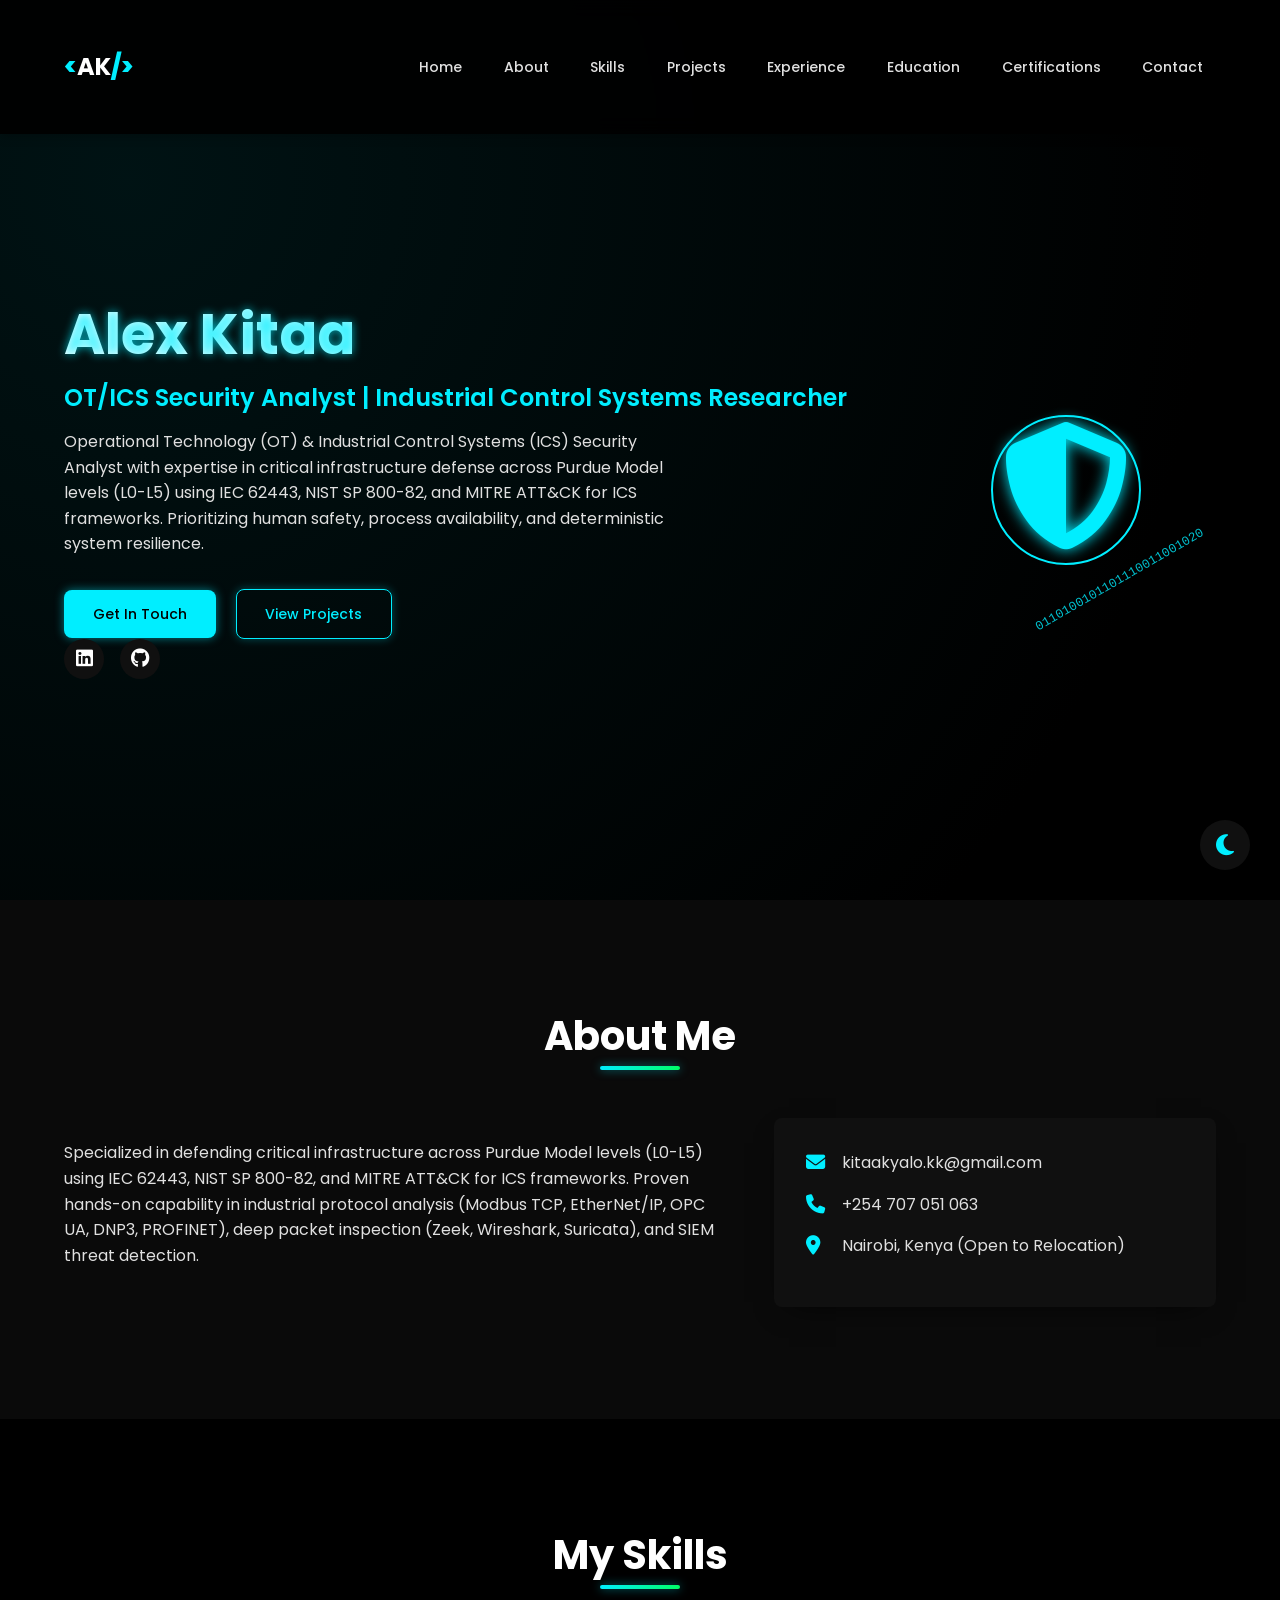
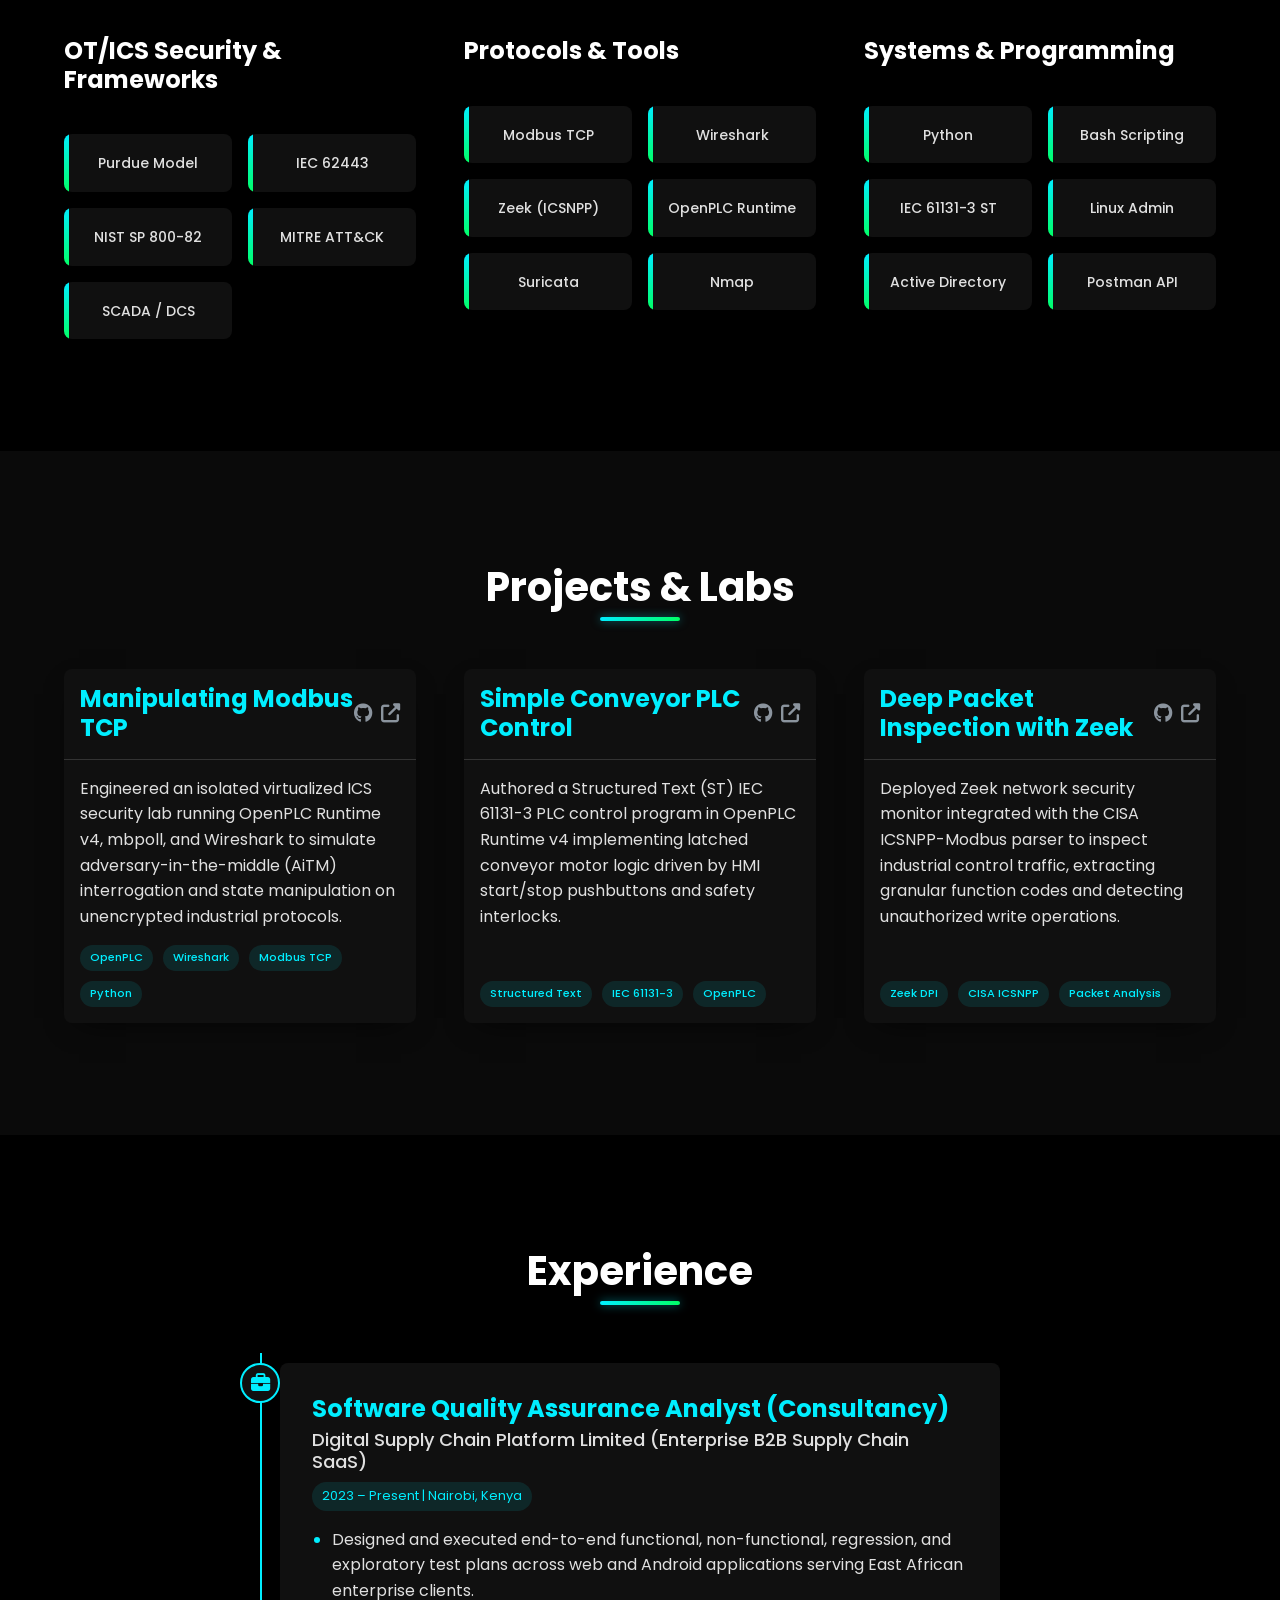
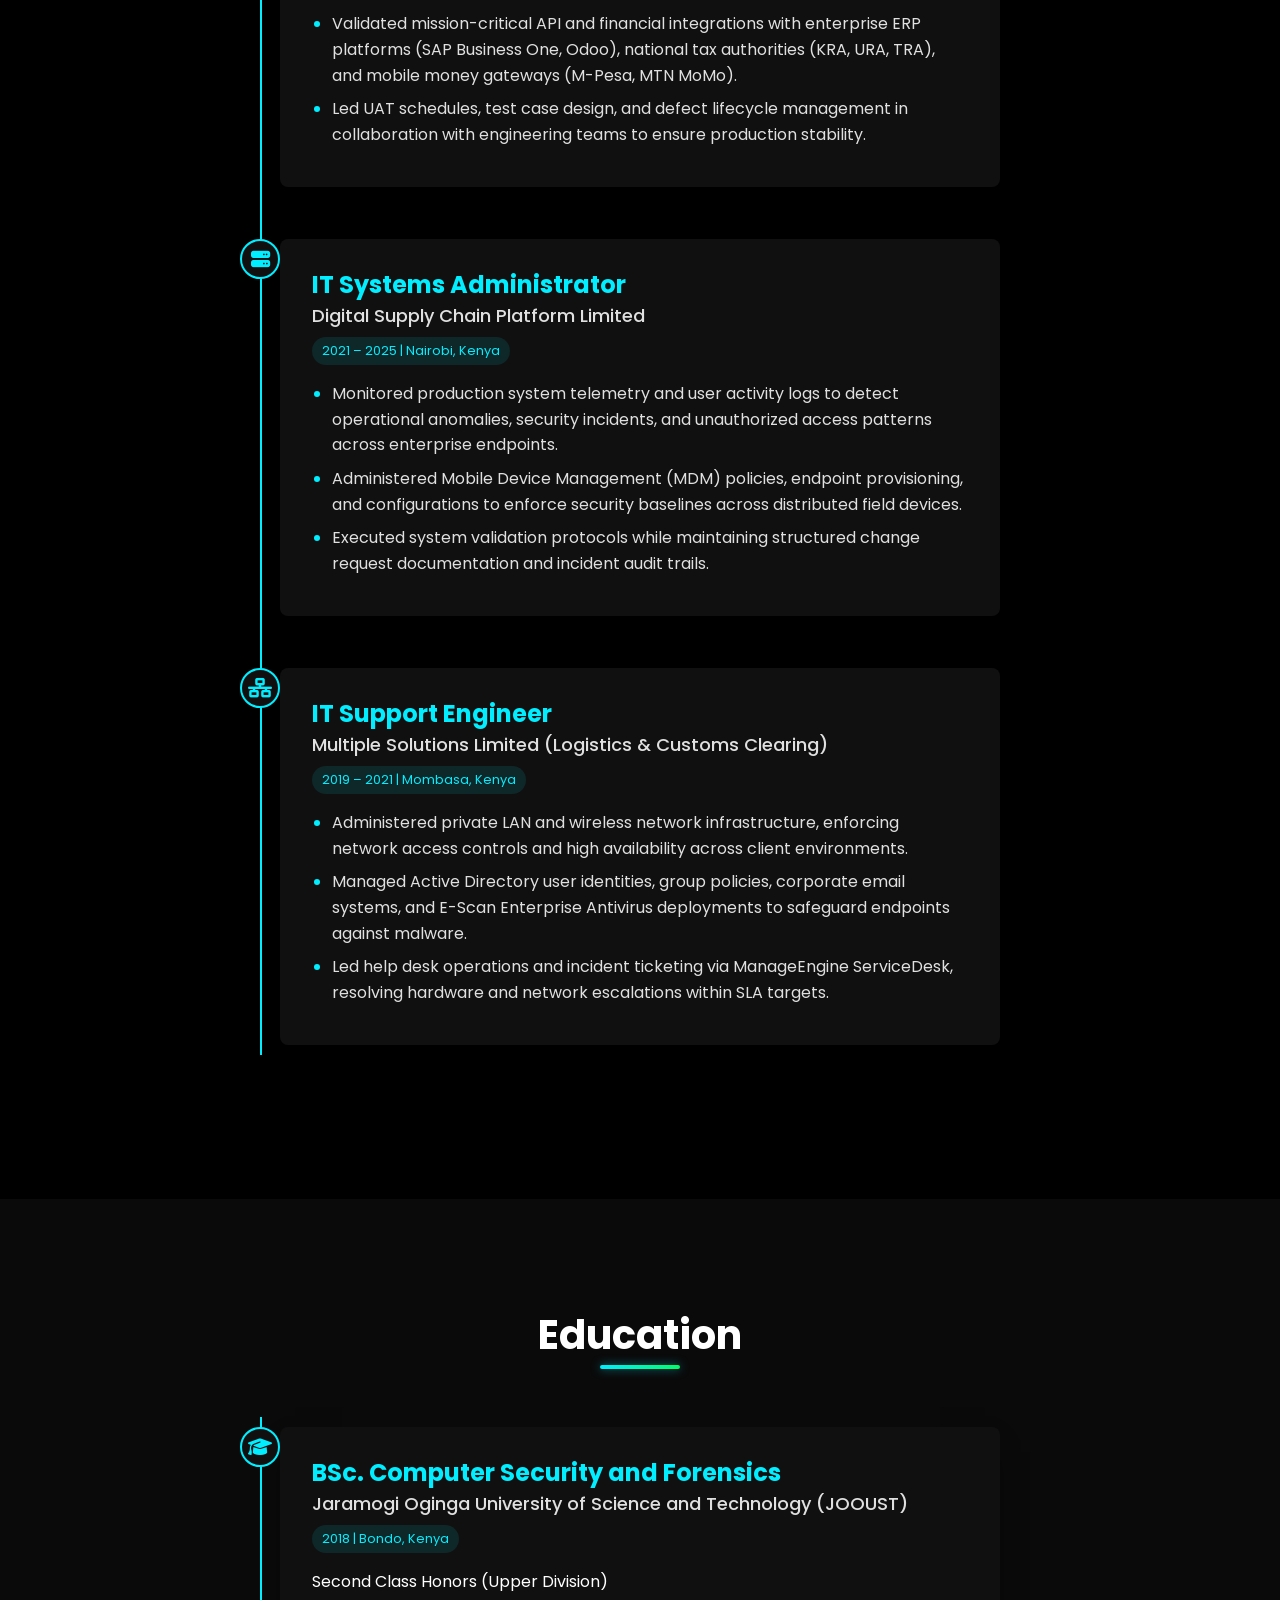
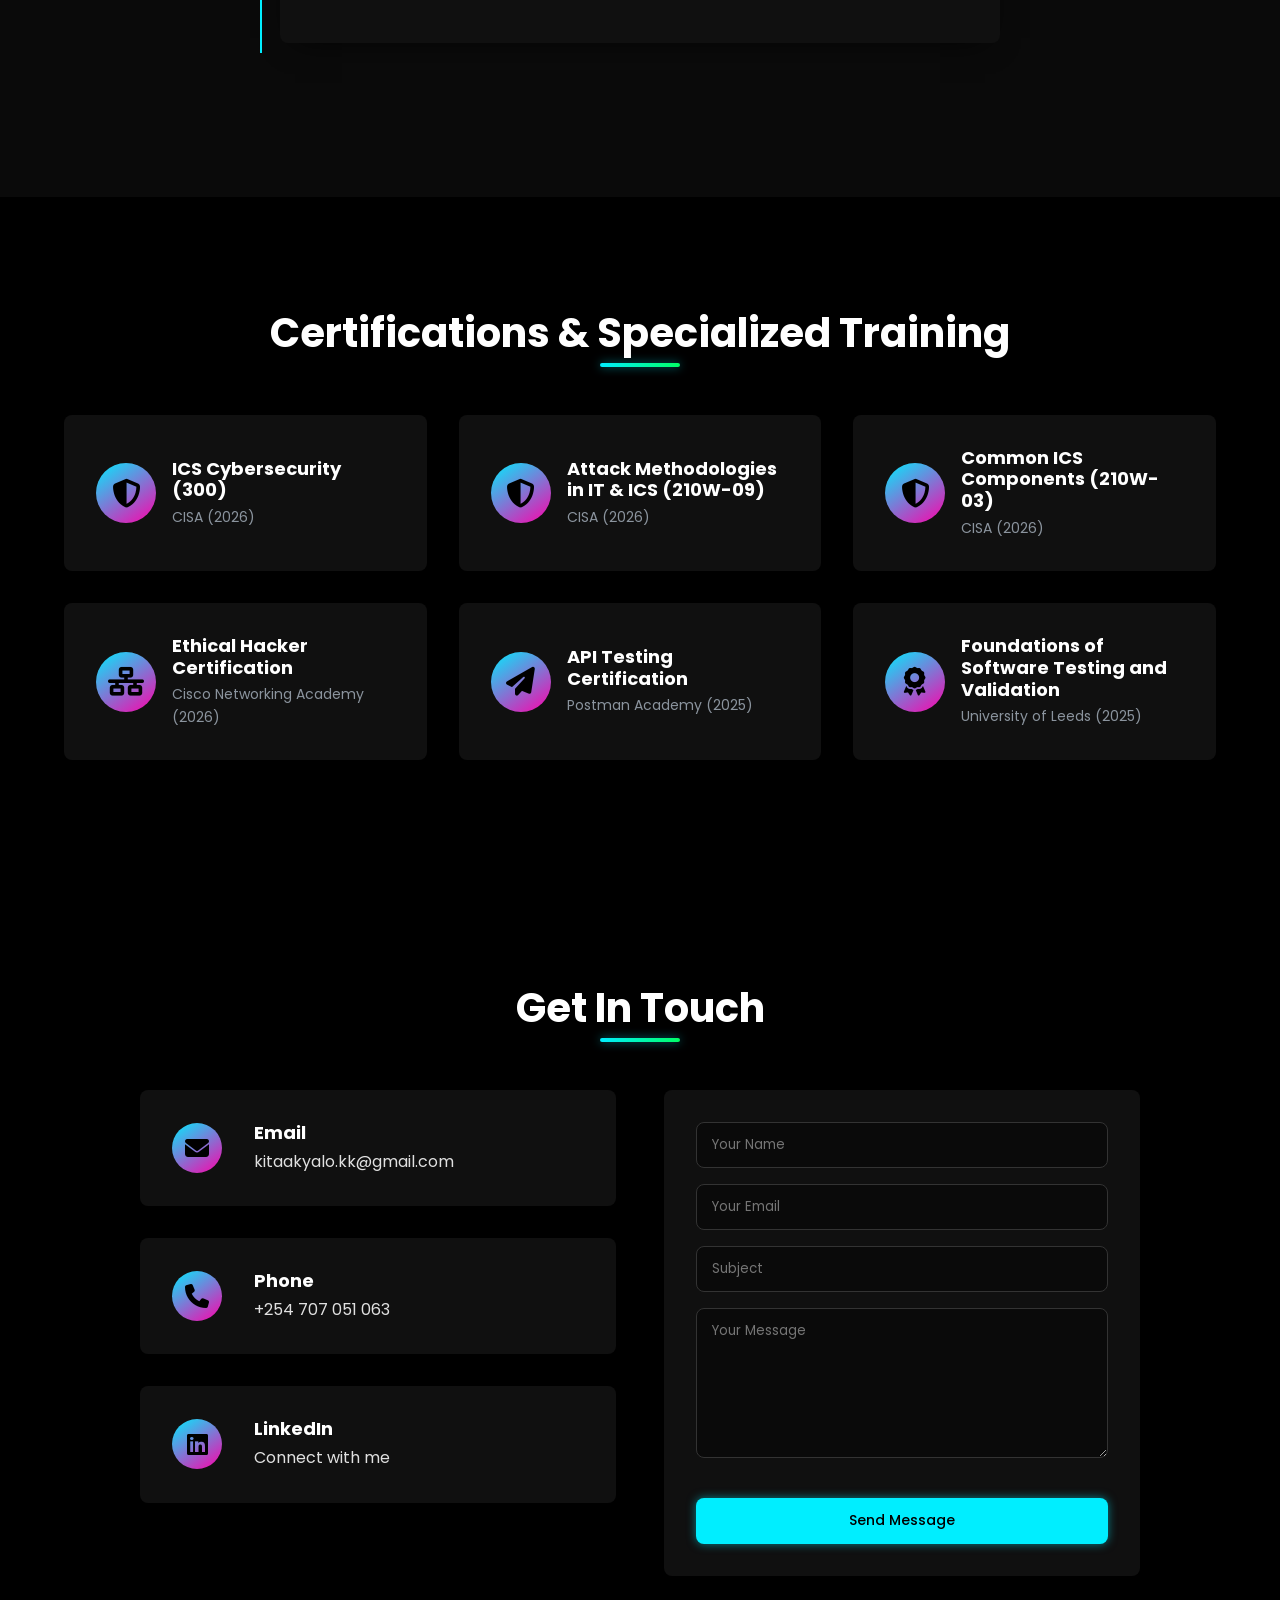
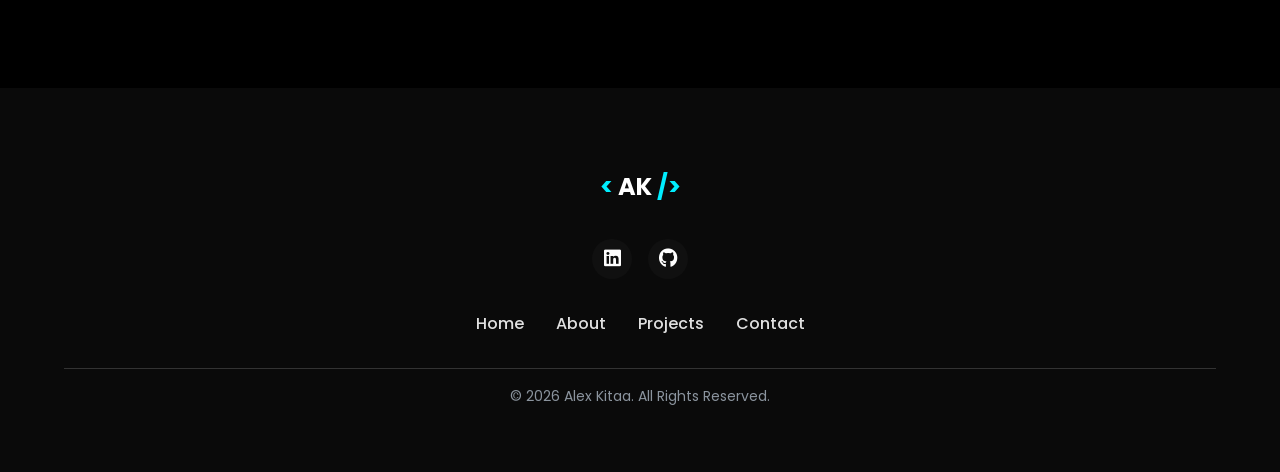
<file: index.html>
<!DOCTYPE html>
<html lang="en">
<head>
    <meta charset="UTF-8">
    <meta name="viewport" content="width=device-width, initial-scale=1.0">
    <title>Alex Kitaa | OT/ICS Security Analyst | Industrial Network Security</title>
    <link rel="stylesheet" href="style.css">
    <link rel="stylesheet" href="https://cdnjs.cloudflare.com/ajax/libs/font-awesome/6.5.1/css/all.min.css">
    <link href="https://fonts.googleapis.com/css2?family=Poppins:wght@300;400;500;600;700;800&display=swap" rel="stylesheet">
</head>
<body>
    <!-- Header Navigation -->
    <header>
        <div class="container">
            <nav>
                <div class="logo">
                    <a href="#home"><span>&lt;</span> AK <span>/&gt;</span></a>
                </div>
                <ul class="nav-links">
                    <li><a href="#home">Home</a></li>
                    <li><a href="#about">About</a></li>
                    <li><a href="#skills">Skills</a></li>
                    <li><a href="#projects">Projects</a></li>
                    <li><a href="#experience">Experience</a></li>
                    <li><a href="#education">Education</a></li>
                    <li><a href="#certifications">Certifications</a></li>
                    <li><a href="#contact">Contact</a></li>
                </ul>
                <div class="hamburger">
                    <div class="line"></div>
                    <div class="line"></div>
                    <div class="line"></div>
                </div>
            </nav>
        </div>
    </header>

    <!-- Hero Section -->
    <section id="home" class="hero">
        <div class="container">
            <div class="hero-content">
                <div class="hero-text">
                    <h1>Alex Kitaa</h1>
                    <h2>OT/ICS Security Analyst | Industrial Control Systems Researcher</h2>
                    <p>Operational Technology (OT) & Industrial Control Systems (ICS) Security Analyst with expertise in critical infrastructure defense across Purdue Model levels (L0-L5) using IEC 62443, NIST SP 800-82, and MITRE ATT&CK for ICS frameworks. Prioritizing human safety, process availability, and deterministic system resilience.</p>
                    <div class="cta-buttons">
                        <a href="#contact" class="btn primary-btn">Get In Touch</a>
                        <a href="#projects" class="btn secondary-btn">View Projects</a>
                    </div>
                    <div class="social-icons">
                        <a href="https://www.linkedin.com/in/kitaa-kyalo" target="_blank"><i class="fab fa-linkedin"></i></a>
                        <a href="https://github.com/alexkitaa" target="_blank"><i class="fab fa-github"></i></a>
                    </div>
                </div>
                <div class="hero-image">
                    <div class="security-graphic">
                        <div class="shield">
                            <i class="fas fa-shield-alt"></i>
                            <div class="ripple"></div>
                        </div>
                        <div class="binary">01101001 01101110 01100102 01101111</div>
                    </div>
                </div>
            </div>
        </div>
    </section>

    <!-- About Section -->
    <section id="about" class="about">
        <div class="container">
            <div class="section-header">
                <h2>About Me</h2>
                <div class="underline"></div>
            </div>
            <div class="about-content">
                <div class="about-text">
                    <p>Specialized in defending critical infrastructure across Purdue Model levels (L0-L5) using IEC 62443, NIST SP 800-82, and MITRE ATT&CK for ICS frameworks. Proven hands-on capability in industrial protocol analysis (Modbus TCP, EtherNet/IP, OPC UA, DNP3, PROFINET), deep packet inspection (Zeek, Wireshark, Suricata), and SIEM threat detection.</p>
                </div>
                <div class="contact-info">
                    <div class="contact-item">
                        <i class="fas fa-envelope"></i>
                        <span>kitaakyalo.kk@gmail.com</span>
                    </div>
                    <div class="contact-item">
                        <i class="fas fa-phone"></i>
                        <span>+254 707 051 063</span>
                    </div>
                    <div class="contact-item">
                        <i class="fas fa-map-marker-alt"></i>
                        <span>Nairobi, Kenya (Open to Relocation)</span>
                    </div>
                </div>
            </div>
        </div>
    </section>

    <!-- Skills Section -->
    <section id="skills" class="skills">
        <div class="container">
            <div class="section-header">
                <h2>My Skills</h2>
                <div class="underline"></div>
            </div>
            <div class="skills-container">
                <div class="skill-category">
                    <h3>OT/ICS Security & Frameworks</h3>
                    <div class="skills-grid">
                        <div class="skill-item"><span>Purdue Model</span></div>
                        <div class="skill-item"><span>IEC 62443</span></div>
                        <div class="skill-item"><span>NIST SP 800-82</span></div>
                        <div class="skill-item"><span>MITRE ATT&CK</span></div>
                        <div class="skill-item"><span>SCADA / DCS</span></div>
                    </div>
                </div>
                <div class="skill-category">
                    <h3>Protocols & Tools</h3>
                    <div class="skills-grid">
                        <div class="skill-item"><span>Modbus TCP</span></div>
                        <div class="skill-item"><span>Wireshark</span></div>
                        <div class="skill-item"><span>Zeek (ICSNPP)</span></div>
                        <div class="skill-item"><span>OpenPLC Runtime</span></div>
                        <div class="skill-item"><span>Suricata</span></div>
                        <div class="skill-item"><span>Nmap</span></div>
                    </div>
                </div>
                <div class="skill-category">
                    <h3>Systems & Programming</h3>
                    <div class="skills-grid">
                        <div class="skill-item"><span>Python</span></div>
                        <div class="skill-item"><span>Bash Scripting</span></div>
                        <div class="skill-item"><span>IEC 61131-3 ST</span></div>
                        <div class="skill-item"><span>Linux Admin</span></div>
                        <div class="skill-item"><span>Active Directory</span></div>
                        <div class="skill-item"><span>Postman API</span></div>
                    </div>
                </div>
            </div>
        </div>
    </section>

    <!-- Projects Section -->
    <section id="projects" class="projects">
        <div class="container">
            <div class="section-header">
                <h2>Projects & Labs</h2>
                <div class="underline"></div>
            </div>
            <div class="projects-grid">
                <!-- Project 1 -->
                <div class="project-card">
                    <div class="project-header">
                        <h3>Manipulating Modbus TCP</h3>
                        <div class="project-links">
                            <a href="https://github.com/alexkitaa/manipulating-modbus_tcp" target="_blank"><i class="fab fa-github"></i></a>
                            <a href="https://github.com/alexkitaa/manipulating-modbus_tcp" target="_blank"><i class="fas fa-external-link-alt"></i></a>
                        </div>
                    </div>
                    <div class="project-body">
                        <p class="project-description">Engineered an isolated virtualized ICS security lab running OpenPLC Runtime v4, mbpoll, and Wireshark to simulate adversary-in-the-middle (AiTM) interrogation and state manipulation on unencrypted industrial protocols.</p>
                        <div class="project-tech">
                            <span>OpenPLC</span>
                            <span>Wireshark</span>
                            <span>Modbus TCP</span>
                            <span>Python</span>
                        </div>
                    </div>
                </div>

                <!-- Project 2 -->
                <div class="project-card">
                    <div class="project-header">
                        <h3>Simple Conveyor PLC Control</h3>
                        <div class="project-links">
                            <a href="https://github.com/alexkitaa/simple-conveyor" target="_blank"><i class="fab fa-github"></i></a>
                            <a href="https://github.com/alexkitaa/simple-conveyor" target="_blank"><i class="fas fa-external-link-alt"></i></a>
                        </div>
                    </div>
                    <div class="project-body">
                        <p class="project-description">Authored a Structured Text (ST) IEC 61131-3 PLC control program in OpenPLC Runtime v4 implementing latched conveyor motor logic driven by HMI start/stop pushbuttons and safety interlocks.</p>
                        <div class="project-tech">
                            <span>Structured Text</span>
                            <span>IEC 61131-3</span>
                            <span>OpenPLC</span>
                        </div>
                    </div>
                </div>

                <!-- Project 3 -->
                <div class="project-card">
                    <div class="project-header">
                        <h3>Deep Packet Inspection with Zeek</h3>
                        <div class="project-links">
                            <a href="https://github.com/alexkitaa" target="_blank"><i class="fab fa-github"></i></a>
                            <a href="https://github.com/alexkitaa" target="_blank"><i class="fas fa-external-link-alt"></i></a>
                        </div>
                    </div>
                    <div class="project-body">
                        <p class="project-description">Deployed Zeek network security monitor integrated with the CISA ICSNPP-Modbus parser to inspect industrial control traffic, extracting granular function codes and detecting unauthorized write operations.</p>
                        <div class="project-tech">
                            <span>Zeek DPI</span>
                            <span>CISA ICSNPP</span>
                            <span>Packet Analysis</span>
                        </div>
                    </div>
                </div>
            </div>
        </div>
    </section>

    <!-- Experience Section -->
    <section id="experience" class="experience">
        <div class="container">
            <div class="section-header">
                <h2>Experience</h2>
                <div class="underline"></div>
            </div>
            <div class="timeline">
                <div class="timeline-item">
                    <div class="timeline-icon">
                        <i class="fas fa-briefcase"></i>
                    </div>
                    <div class="timeline-content">
                        <h3>Software Quality Assurance Analyst (Consultancy)</h3>
                        <h4>Digital Supply Chain Platform Limited (Enterprise B2B Supply Chain SaaS)</h4>
                        <span class="timeline-date">2023 – Present | Nairobi, Kenya</span>
                        <ul>
                            <li>Designed and executed end-to-end functional, non-functional, regression, and exploratory test plans across web and Android applications serving East African enterprise clients.</li>
                            <li>Validated mission-critical API and financial integrations with enterprise ERP platforms (SAP Business One, Odoo), national tax authorities (KRA, URA, TRA), and mobile money gateways (M-Pesa, MTN MoMo).</li>
                            <li>Led UAT schedules, test case design, and defect lifecycle management in collaboration with engineering teams to ensure production stability.</li>
                        </ul>
                    </div>
                </div>
                <div class="timeline-item">
                    <div class="timeline-icon">
                        <i class="fas fa-server"></i>
                    </div>
                    <div class="timeline-content">
                        <h3>IT Systems Administrator</h3>
                        <h4>Digital Supply Chain Platform Limited</h4>
                        <span class="timeline-date">2021 – 2025 | Nairobi, Kenya</span>
                        <ul>
                            <li>Monitored production system telemetry and user activity logs to detect operational anomalies, security incidents, and unauthorized access patterns across enterprise endpoints.</li>
                            <li>Administered Mobile Device Management (MDM) policies, endpoint provisioning, and configurations to enforce security baselines across distributed field devices.</li>
                            <li>Executed system validation protocols while maintaining structured change request documentation and incident audit trails.</li>
                        </ul>
                    </div>
                </div>
                <div class="timeline-item">
                    <div class="timeline-icon">
                        <i class="fas fa-network-wired"></i>
                    </div>
                    <div class="timeline-content">
                        <h3>IT Support Engineer</h3>
                        <h4>Multiple Solutions Limited (Logistics & Customs Clearing)</h4>
                        <span class="timeline-date">2019 – 2021 | Mombasa, Kenya</span>
                        <ul>
                            <li>Administered private LAN and wireless network infrastructure, enforcing network access controls and high availability across client environments.</li>
                            <li>Managed Active Directory user identities, group policies, corporate email systems, and E-Scan Enterprise Antivirus deployments to safeguard endpoints against malware.</li>
                            <li>Led help desk operations and incident ticketing via ManageEngine ServiceDesk, resolving hardware and network escalations within SLA targets.</li>
                        </ul>
                    </div>
                </div>
            </div>
        </div>
    </section>

    <!-- Education Section -->
    <section id="education" class="education">
        <div class="container">
            <div class="section-header">
                <h2>Education</h2>
                <div class="underline"></div>
            </div>
            <div class="timeline">
                <div class="timeline-item">
                    <div class="timeline-icon">
                        <i class="fas fa-graduation-cap"></i>
                    </div>
                    <div class="timeline-content">
                        <h3>BSc. Computer Security and Forensics</h3>
                        <h4>Jaramogi Oginga University of Science and Technology (JOOUST)</h4>
                        <span class="timeline-date">2018 | Bondo, Kenya</span>
                        <p>Second Class Honors (Upper Division)</p>
                    </div>
                </div>
            </div>
        </div>
    </section>

    <!-- Certifications Section -->
    <section id="certifications" class="certifications">
        <div class="container">
            <div class="section-header">
                <h2>Certifications & Specialized Training</h2>
                <div class="underline"></div>
            </div>
            <div class="certifications-grid">
                <div class="certification-card">
                    <div class="certification-logo">
                        <i class="fas fa-shield-alt"></i>
                    </div>
                    <div class="certification-content">
                        <h3>ICS Cybersecurity (300)</h3>
                        <p>CISA (2026)</p>
                    </div>
                </div>
                <div class="certification-card">
                    <div class="certification-logo">
                        <i class="fas fa-shield-alt"></i>
                    </div>
                    <div class="certification-content">
                        <h3>Attack Methodologies in IT & ICS (210W-09)</h3>
                        <p>CISA (2026)</p>
                    </div>
                </div>
                <div class="certification-card">
                    <div class="certification-logo">
                        <i class="fas fa-shield-alt"></i>
                    </div>
                    <div class="certification-content">
                        <h3>Common ICS Components (210W-03)</h3>
                        <p>CISA (2026)</p>
                    </div>
                </div>
                <div class="certification-card">
                    <div class="certification-logo">
                        <i class="fas fa-network-wired"></i>
                    </div>
                    <div class="certification-content">
                        <h3>Ethical Hacker Certification</h3>
                        <p>Cisco Networking Academy (2026)</p>
                    </div>
                </div>
                <div class="certification-card">
                    <div class="certification-logo">
                        <i class="fas fa-paper-plane"></i>
                    </div>
                    <div class="certification-content">
                        <h3>API Testing Certification</h3>
                        <p>Postman Academy (2025)</p>
                    </div>
                </div>
                <div class="certification-card">
                    <div class="certification-logo">
                        <i class="fas fa-award"></i>
                    </div>
                    <div class="certification-content">
                        <h3>Foundations of Software Testing and Validation</h3>
                        <p>University of Leeds (2025)</p>
                    </div>
                </div>
            </div>
        </div>
    </section>


    <!-- Contact Section -->
    <section id="contact" class="contact">
        <div class="container">
            <div class="section-header">
                <h2>Get In Touch</h2>
                <div class="underline"></div>
            </div>
            <div class="contact-container">
                <div class="contact-info-container">
                    <div class="contact-info-item">
                        <div class="icon">
                            <i class="fas fa-envelope"></i>
                        </div>
                        <div class="text">
                            <h3>Email</h3>
                            <p>kitaakyalo.kk@gmail.com</p>
                        </div>
                    </div>
                    <div class="contact-info-item">
                        <div class="icon">
                            <i class="fas fa-phone"></i>
                        </div>
                        <div class="text">
                            <h3>Phone</h3>
                            <p>+254 707 051 063</p>
                        </div>
                    </div>
                    <div class="contact-info-item">
                        <div class="icon">
                            <i class="fab fa-linkedin"></i>
                        </div>
                        <div class="text">
                            <h3>LinkedIn</h3>
                            <p><a href="https://www.linkedin.com/in/kitaa-kyalo" target="_blank">Connect with me</a></p>
                        </div>
                    </div>
                </div>
                <div class="contact-form-container">
                    <form id="contact-form" action="https://api.web3forms.com/submit" method="POST">
                        <!-- Replace with your actual Web3Forms Access Key -->
                        <input type="hidden" name="access_key" value="60c0402a-ce8d-45f6-ba2d-bb96cf6a0907">
                        
                        <!-- Botpress / Spam Honeypot Field -->
                        <input type="checkbox" name="botcheck" class="hidden" style="display: none;">
                        
                        <div class="form-group">
                            <input type="text" id="name" name="Name" placeholder="Your Name" required>
                        </div>
                        <div class="form-group">
                            <input type="email" id="email" name="Email" placeholder="Your Email" required>
                        </div>
                        <div class="form-group">
                            <input type="text" id="subject" name="Subject" placeholder="Subject" required>
                        </div>
                        <div class="form-group">
                            <textarea id="message" name="Message" placeholder="Your Message" required></textarea>
                        </div>
                        <button type="submit" class="btn primary-btn">Send Message</button>
                    </form>
                </div>
            </div>
        </div>
    </section>

    <!-- Footer -->
    <footer>
        <div class="container">
            <div class="footer-content">
                <div class="footer-logo">
                    <a href="#home"><span>&lt;</span> AK <span>/&gt;</span></a>
                </div>
                <div class="footer-social">
                    <a href="https://www.linkedin.com/in/kitaa-kyalo" target="_blank"><i class="fab fa-linkedin"></i></a>
                    <a href="https://github.com/alexkitaa" target="_blank"><i class="fab fa-github"></i></a>
                </div>
                <div class="footer-links">
                    <a href="#home">Home</a>
                    <a href="#about">About</a>
                    <a href="#projects">Projects</a>
                    <a href="#contact">Contact</a>
                </div>
                <div class="footer-bottom">
                    <p>&copy; 2026 Alex Kitaa. All Rights Reserved.</p>
                </div>
            </div>
        </div>
    </footer>

    <!-- Theme toggle -->
    <div class="theme-toggle">
        <i class="fas fa-moon"></i>
        <i class="fas fa-sun"></i>
    </div>

    <script src="script.js"></script>
</body>
</html>
</file>
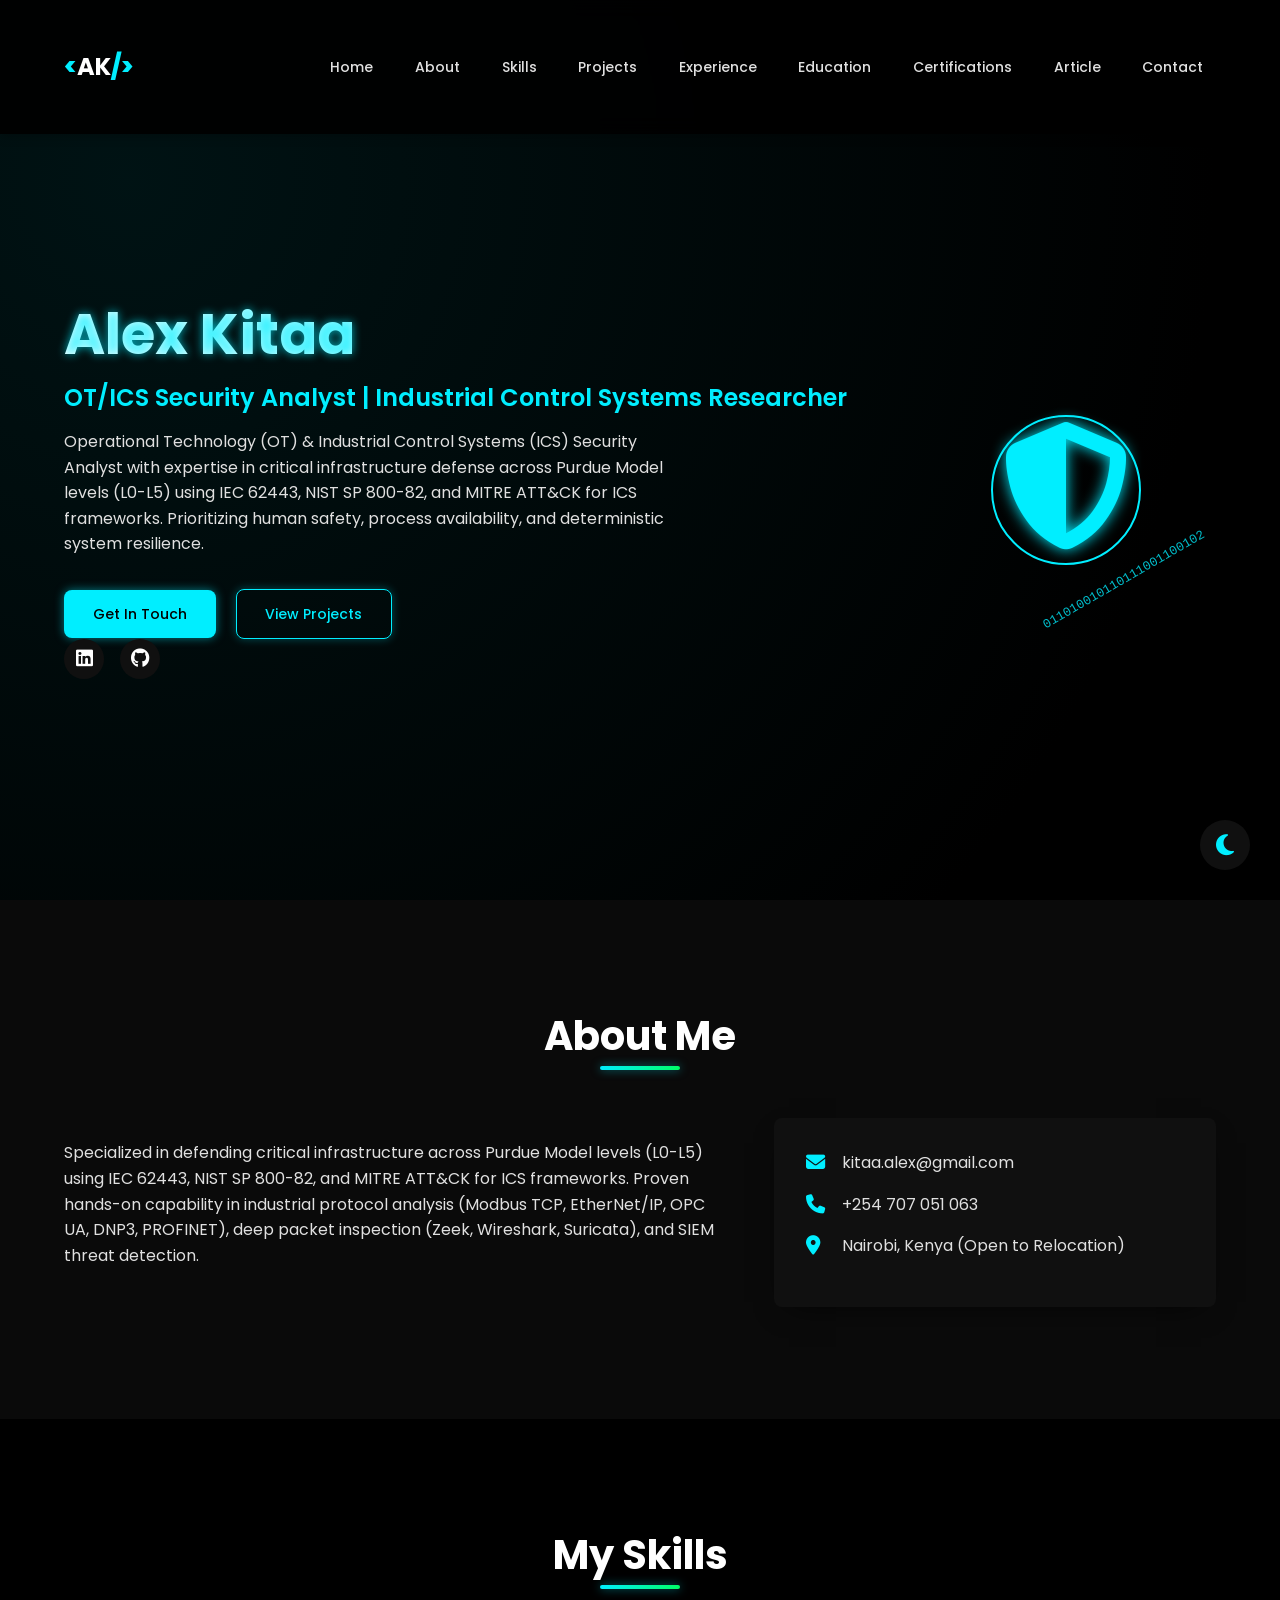
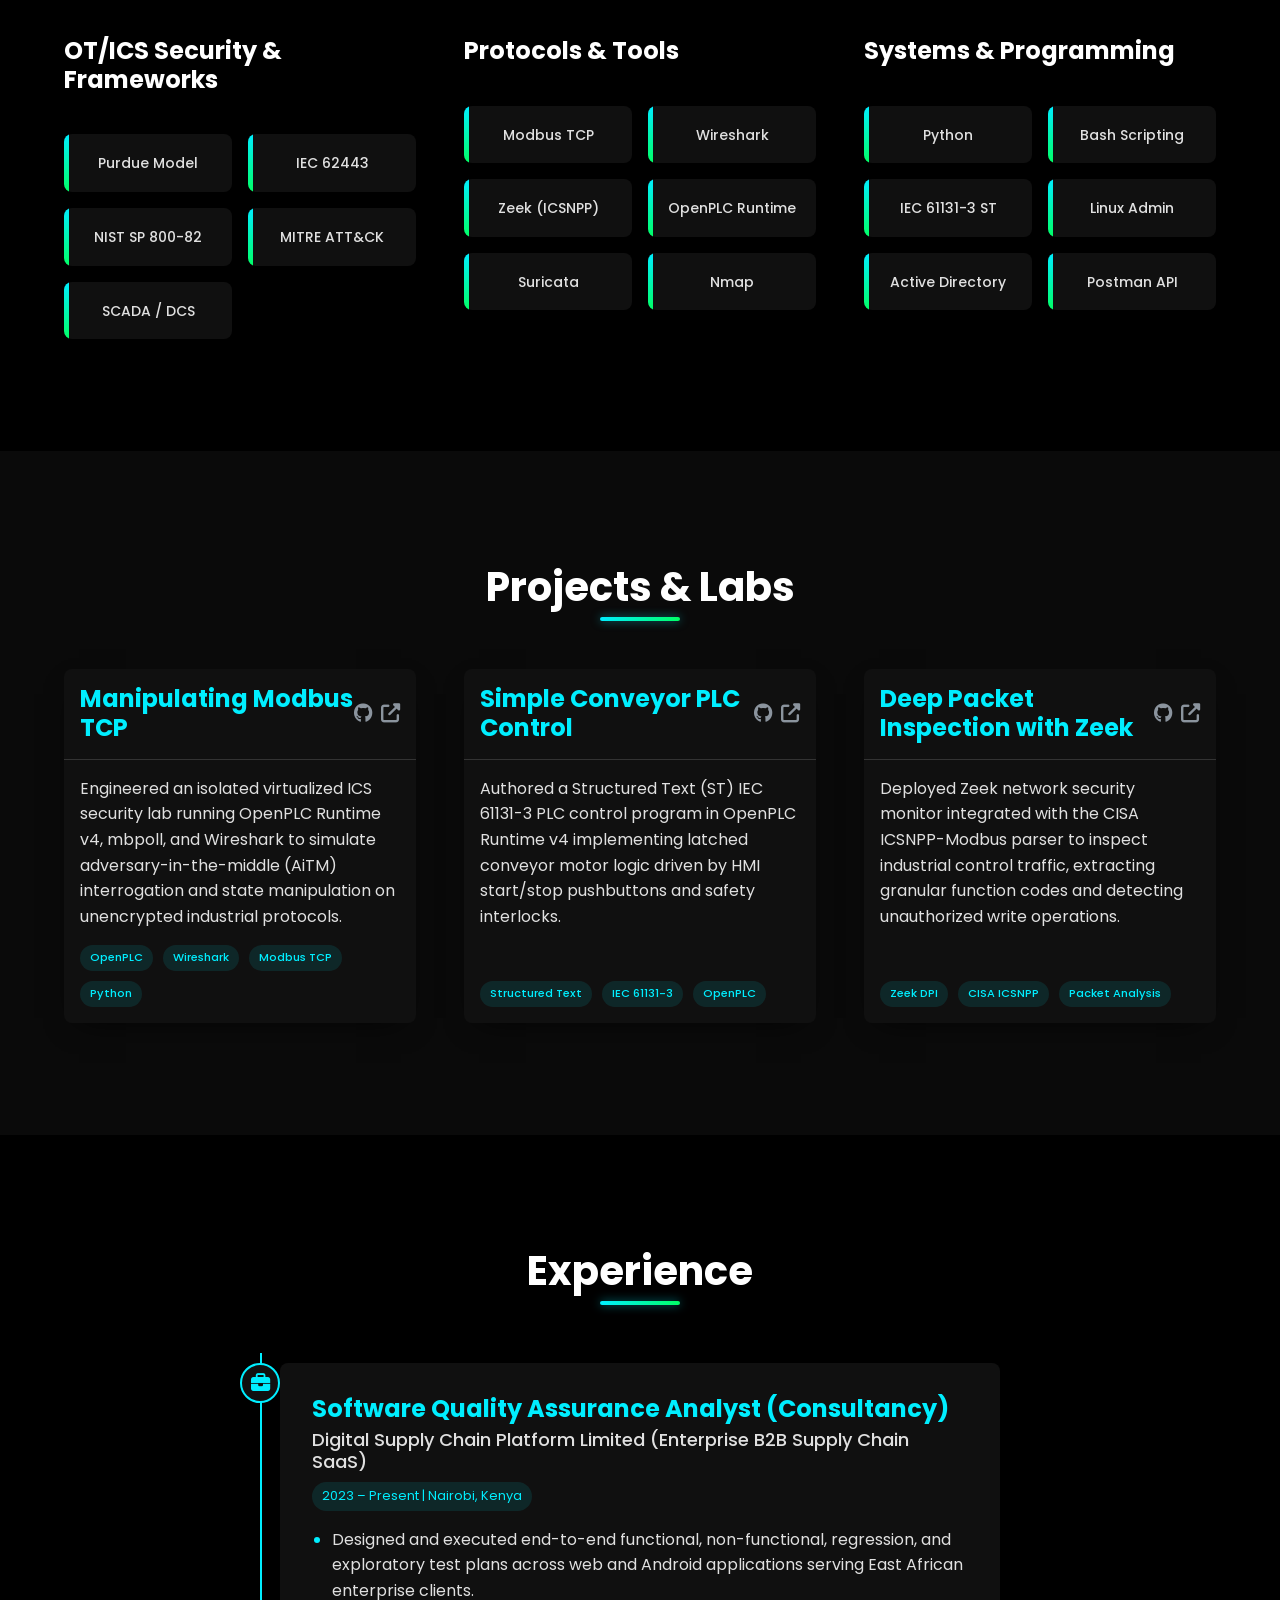
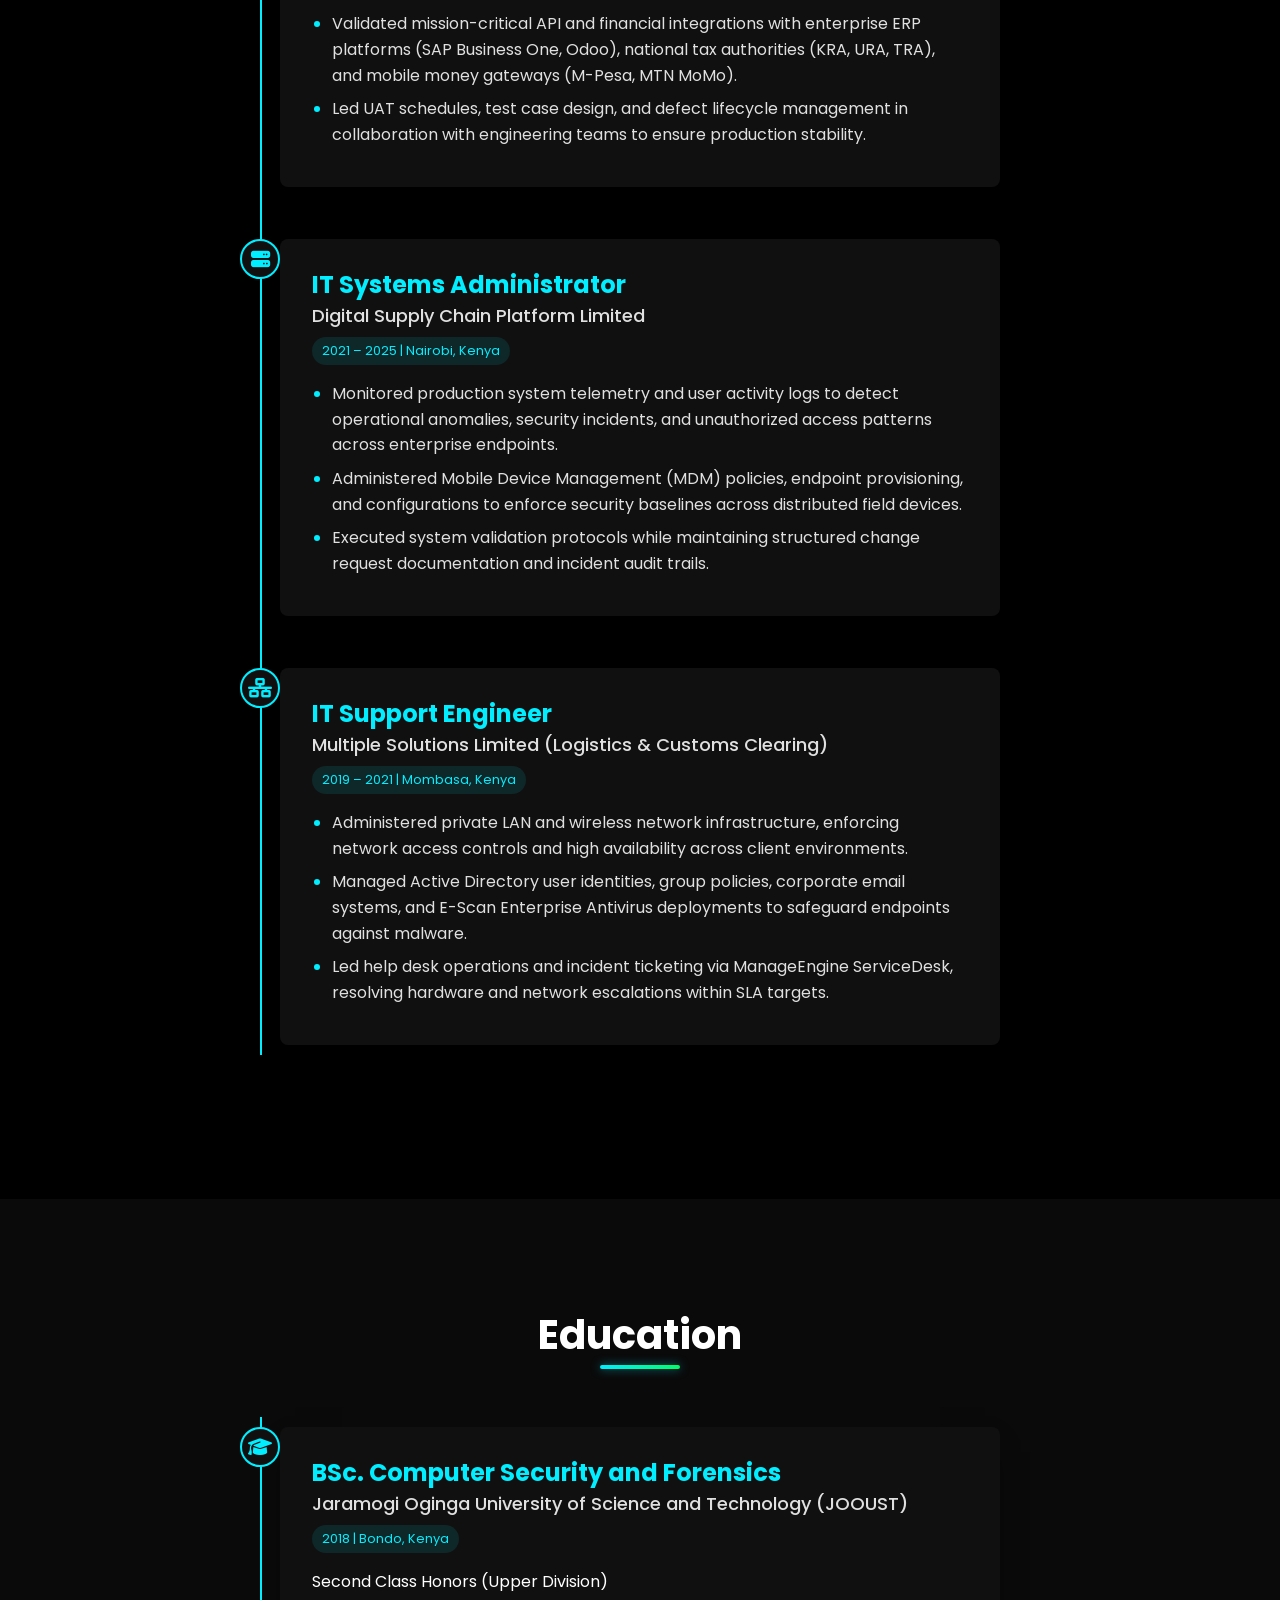
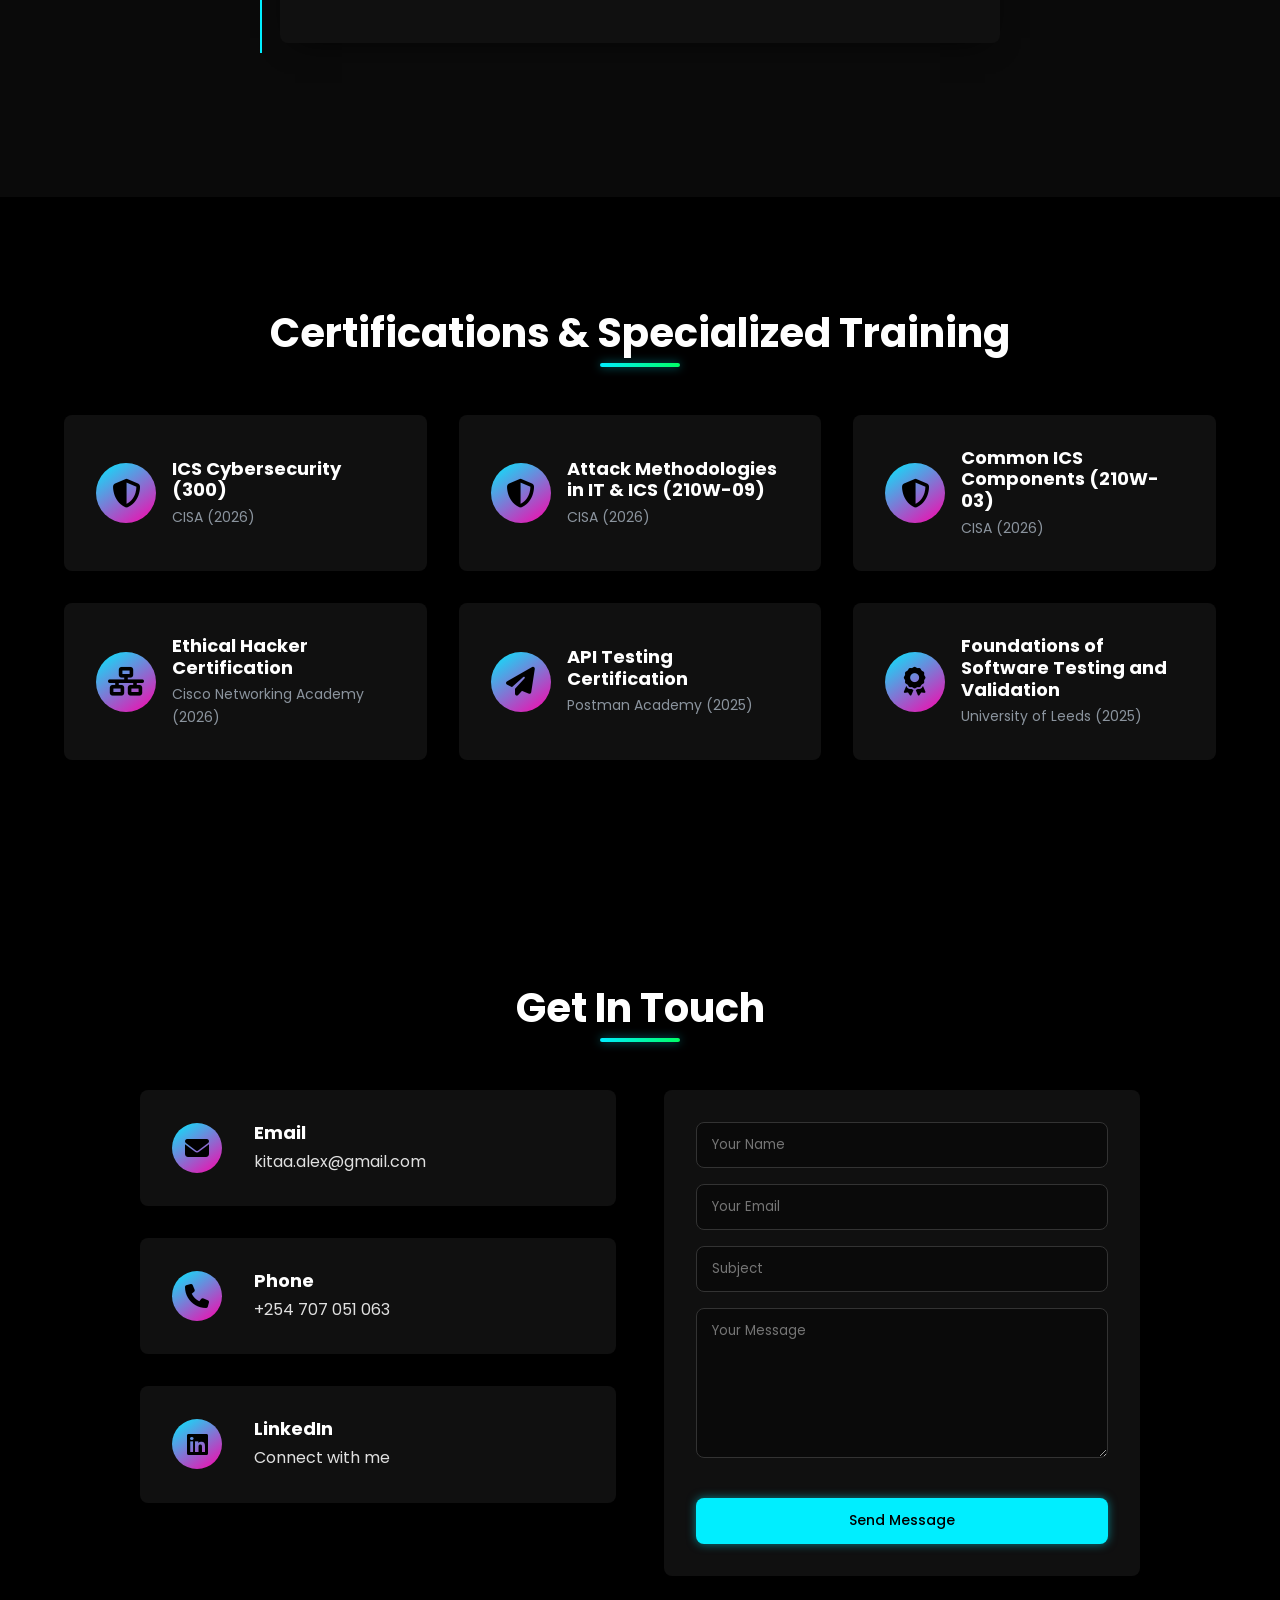
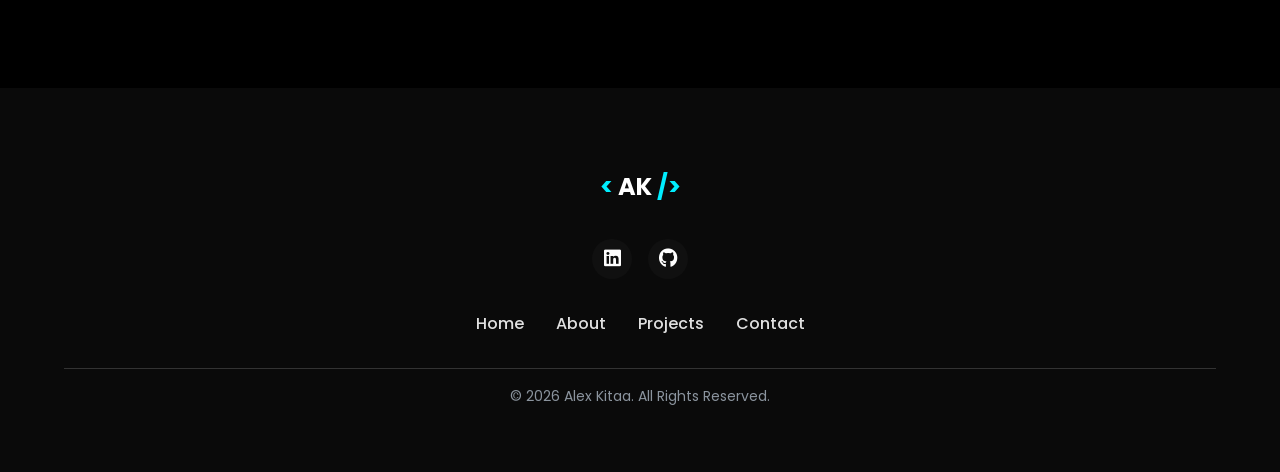
<file: index.html.html>
<!DOCTYPE html>
<html lang="en">
<head>
    <meta charset="UTF-8">
    <meta name="viewport" content="width=device-width, initial-scale=1.0">
    <title>Alex Kitaa | OT/ICS Security Analyst | Industrial Network Security</title>
    <link rel="stylesheet" href="style.css">
    <link rel="stylesheet" href="https://cdnjs.cloudflare.com/ajax/libs/font-awesome/6.5.1/css/all.min.css">
    <link href="https://fonts.googleapis.com/css2?family=Poppins:wght@300;400;500;600;700;800&display=swap" rel="stylesheet">
</head>
<body>
    <!-- Header Navigation -->
    <header>
        <div class="container">
            <nav>
                <div class="logo">
                    <a href="#home"><span>&lt;</span> AK <span>/&gt;</span></a>
                </div>
                <ul class="nav-links">
                    <li><a href="#home">Home</a></li>
                    <li><a href="#about">About</a></li>
                    <li><a href="#skills">Skills</a></li>
                    <li><a href="#projects">Projects</a></li>
                    <li><a href="#experience">Experience</a></li>
                    <li><a href="#education">Education</a></li>
                    <li><a href="#certifications">Certifications</a></li>
                    <li><a href="#article">Article</a></li>
                    <li><a href="#contact">Contact</a></li>
                </ul>
                <div class="hamburger">
                    <div class="line"></div>
                    <div class="line"></div>
                    <div class="line"></div>
                </div>
            </nav>
        </div>
    </header>

    <!-- Hero Section -->
    <section id="home" class="hero">
        <div class="container">
            <div class="hero-content">
                <div class="hero-text">
                    <h1>Alex Kitaa</h1>
                    <h2>OT/ICS Security Analyst | Industrial Control Systems Researcher</h2>
                    <p>Operational Technology (OT) & Industrial Control Systems (ICS) Security Analyst with expertise in critical infrastructure defense across Purdue Model levels (L0-L5) using IEC 62443, NIST SP 800-82, and MITRE ATT&CK for ICS frameworks. Prioritizing human safety, process availability, and deterministic system resilience.</p>
                    <div class="cta-buttons">
                        <a href="#contact" class="btn primary-btn">Get In Touch</a>
                        <a href="#projects" class="btn secondary-btn">View Projects</a>
                    </div>
                    <div class="social-icons">
                        <a href="https://www.linkedin.com/in/kitaa-kyalo" target="_blank"><i class="fab fa-linkedin"></i></a>
                        <a href="https://github.com/alexkitaa" target="_blank"><i class="fab fa-github"></i></a>
                    </div>
                </div>
                <div class="hero-image">
                    <div class="security-graphic">
                        <div class="shield">
                            <i class="fas fa-shield-alt"></i>
                            <div class="ripple"></div>
                        </div>
                        <div class="binary">01101001 01101110 01100102 01101111</div>
                    </div>
                </div>
            </div>
        </div>
    </section>

    <!-- About Section -->
    <section id="about" class="about">
        <div class="container">
            <div class="section-header">
                <h2>About Me</h2>
                <div class="underline"></div>
            </div>
            <div class="about-content">
                <div class="about-text">
                    <p>Specialized in defending critical infrastructure across Purdue Model levels (L0-L5) using IEC 62443, NIST SP 800-82, and MITRE ATT&CK for ICS frameworks. Proven hands-on capability in industrial protocol analysis (Modbus TCP, EtherNet/IP, OPC UA, DNP3, PROFINET), deep packet inspection (Zeek, Wireshark, Suricata), and SIEM threat detection.</p>
                </div>
                <div class="contact-info">
                    <div class="contact-item">
                        <i class="fas fa-envelope"></i>
                        <span>kitaa.alex@gmail.com</span>
                    </div>
                    <div class="contact-item">
                        <i class="fas fa-phone"></i>
                        <span>+254 707 051 063</span>
                    </div>
                    <div class="contact-item">
                        <i class="fas fa-map-marker-alt"></i>
                        <span>Nairobi, Kenya (Open to Relocation)</span>
                    </div>
                </div>
            </div>
        </div>
    </section>

    <!-- Skills Section -->
    <section id="skills" class="skills">
        <div class="container">
            <div class="section-header">
                <h2>My Skills</h2>
                <div class="underline"></div>
            </div>
            <div class="skills-container">
                <div class="skill-category">
                    <h3>OT/ICS Security & Frameworks</h3>
                    <div class="skills-grid">
                        <div class="skill-item"><span>Purdue Model</span></div>
                        <div class="skill-item"><span>IEC 62443</span></div>
                        <div class="skill-item"><span>NIST SP 800-82</span></div>
                        <div class="skill-item"><span>MITRE ATT&CK</span></div>
                        <div class="skill-item"><span>SCADA / DCS</span></div>
                    </div>
                </div>
                <div class="skill-category">
                    <h3>Protocols & Tools</h3>
                    <div class="skills-grid">
                        <div class="skill-item"><span>Modbus TCP</span></div>
                        <div class="skill-item"><span>Wireshark</span></div>
                        <div class="skill-item"><span>Zeek (ICSNPP)</span></div>
                        <div class="skill-item"><span>OpenPLC Runtime</span></div>
                        <div class="skill-item"><span>Suricata</span></div>
                        <div class="skill-item"><span>Nmap</span></div>
                    </div>
                </div>
                <div class="skill-category">
                    <h3>Systems & Programming</h3>
                    <div class="skills-grid">
                        <div class="skill-item"><span>Python</span></div>
                        <div class="skill-item"><span>Bash Scripting</span></div>
                        <div class="skill-item"><span>IEC 61131-3 ST</span></div>
                        <div class="skill-item"><span>Linux Admin</span></div>
                        <div class="skill-item"><span>Active Directory</span></div>
                        <div class="skill-item"><span>Postman API</span></div>
                    </div>
                </div>
            </div>
        </div>
    </section>

    <!-- Projects Section -->
    <section id="projects" class="projects">
        <div class="container">
            <div class="section-header">
                <h2>Projects & Labs</h2>
                <div class="underline"></div>
            </div>
            <div class="projects-grid">
                <!-- Project 1 -->
                <div class="project-card">
                    <div class="project-header">
                        <h3>Manipulating Modbus TCP</h3>
                        <div class="project-links">
                            <a href="https://github.com/alexkitaa/manipulating-modbus_tcp" target="_blank"><i class="fab fa-github"></i></a>
                            <a href="https://github.com/alexkitaa/manipulating-modbus_tcp" target="_blank"><i class="fas fa-external-link-alt"></i></a>
                        </div>
                    </div>
                    <div class="project-body">
                        <p class="project-description">Engineered an isolated virtualized ICS security lab running OpenPLC Runtime v4, mbpoll, and Wireshark to simulate adversary-in-the-middle (AiTM) interrogation and state manipulation on unencrypted industrial protocols.</p>
                        <div class="project-tech">
                            <span>OpenPLC</span>
                            <span>Wireshark</span>
                            <span>Modbus TCP</span>
                            <span>Python</span>
                        </div>
                    </div>
                </div>

                <!-- Project 2 -->
                <div class="project-card">
                    <div class="project-header">
                        <h3>Simple Conveyor PLC Control</h3>
                        <div class="project-links">
                            <a href="https://github.com/alexkitaa/simple-conveyor" target="_blank"><i class="fab fa-github"></i></a>
                            <a href="https://github.com/alexkitaa/simple-conveyor" target="_blank"><i class="fas fa-external-link-alt"></i></a>
                        </div>
                    </div>
                    <div class="project-body">
                        <p class="project-description">Authored a Structured Text (ST) IEC 61131-3 PLC control program in OpenPLC Runtime v4 implementing latched conveyor motor logic driven by HMI start/stop pushbuttons and safety interlocks.</p>
                        <div class="project-tech">
                            <span>Structured Text</span>
                            <span>IEC 61131-3</span>
                            <span>OpenPLC</span>
                        </div>
                    </div>
                </div>

                <!-- Project 3 -->
                <div class="project-card">
                    <div class="project-header">
                        <h3>Deep Packet Inspection with Zeek</h3>
                        <div class="project-links">
                            <a href="https://github.com/alexkitaa" target="_blank"><i class="fab fa-github"></i></a>
                            <a href="https://github.com/alexkitaa" target="_blank"><i class="fas fa-external-link-alt"></i></a>
                        </div>
                    </div>
                    <div class="project-body">
                        <p class="project-description">Deployed Zeek network security monitor integrated with the CISA ICSNPP-Modbus parser to inspect industrial control traffic, extracting granular function codes and detecting unauthorized write operations.</p>
                        <div class="project-tech">
                            <span>Zeek DPI</span>
                            <span>CISA ICSNPP</span>
                            <span>Packet Analysis</span>
                        </div>
                    </div>
                </div>
            </div>
        </div>
    </section>

    <!-- Experience Section -->
    <section id="experience" class="experience">
        <div class="container">
            <div class="section-header">
                <h2>Experience</h2>
                <div class="underline"></div>
            </div>
            <div class="timeline">
                <div class="timeline-item">
                    <div class="timeline-icon">
                        <i class="fas fa-briefcase"></i>
                    </div>
                    <div class="timeline-content">
                        <h3>Software Quality Assurance Analyst (Consultancy)</h3>
                        <h4>Digital Supply Chain Platform Limited (Enterprise B2B Supply Chain SaaS)</h4>
                        <span class="timeline-date">2023 – Present | Nairobi, Kenya</span>
                        <ul>
                            <li>Designed and executed end-to-end functional, non-functional, regression, and exploratory test plans across web and Android applications serving East African enterprise clients.</li>
                            <li>Validated mission-critical API and financial integrations with enterprise ERP platforms (SAP Business One, Odoo), national tax authorities (KRA, URA, TRA), and mobile money gateways (M-Pesa, MTN MoMo).</li>
                            <li>Led UAT schedules, test case design, and defect lifecycle management in collaboration with engineering teams to ensure production stability.</li>
                        </ul>
                    </div>
                </div>
                <div class="timeline-item">
                    <div class="timeline-icon">
                        <i class="fas fa-server"></i>
                    </div>
                    <div class="timeline-content">
                        <h3>IT Systems Administrator</h3>
                        <h4>Digital Supply Chain Platform Limited</h4>
                        <span class="timeline-date">2021 – 2025 | Nairobi, Kenya</span>
                        <ul>
                            <li>Monitored production system telemetry and user activity logs to detect operational anomalies, security incidents, and unauthorized access patterns across enterprise endpoints.</li>
                            <li>Administered Mobile Device Management (MDM) policies, endpoint provisioning, and configurations to enforce security baselines across distributed field devices.</li>
                            <li>Executed system validation protocols while maintaining structured change request documentation and incident audit trails.</li>
                        </ul>
                    </div>
                </div>
                <div class="timeline-item">
                    <div class="timeline-icon">
                        <i class="fas fa-network-wired"></i>
                    </div>
                    <div class="timeline-content">
                        <h3>IT Support Engineer</h3>
                        <h4>Multiple Solutions Limited (Logistics & Customs Clearing)</h4>
                        <span class="timeline-date">2019 – 2021 | Mombasa, Kenya</span>
                        <ul>
                            <li>Administered private LAN and wireless network infrastructure, enforcing network access controls and high availability across client environments.</li>
                            <li>Managed Active Directory user identities, group policies, corporate email systems, and E-Scan Enterprise Antivirus deployments to safeguard endpoints against malware.</li>
                            <li>Led help desk operations and incident ticketing via ManageEngine ServiceDesk, resolving hardware and network escalations within SLA targets.</li>
                        </ul>
                    </div>
                </div>
            </div>
        </div>
    </section>

    <!-- Education Section -->
    <section id="education" class="education">
        <div class="container">
            <div class="section-header">
                <h2>Education</h2>
                <div class="underline"></div>
            </div>
            <div class="timeline">
                <div class="timeline-item">
                    <div class="timeline-icon">
                        <i class="fas fa-graduation-cap"></i>
                    </div>
                    <div class="timeline-content">
                        <h3>BSc. Computer Security and Forensics</h3>
                        <h4>Jaramogi Oginga University of Science and Technology (JOOUST)</h4>
                        <span class="timeline-date">2018 | Bondo, Kenya</span>
                        <p>Second Class Honors (Upper Division)</p>
                    </div>
                </div>
            </div>
        </div>
    </section>

    <!-- Certifications Section -->
    <section id="certifications" class="certifications">
        <div class="container">
            <div class="section-header">
                <h2>Certifications & Specialized Training</h2>
                <div class="underline"></div>
            </div>
            <div class="certifications-grid">
                <div class="certification-card">
                    <div class="certification-logo">
                        <i class="fas fa-shield-alt"></i>
                    </div>
                    <div class="certification-content">
                        <h3>ICS Cybersecurity (300)</h3>
                        <p>CISA (2026)</p>
                    </div>
                </div>
                <div class="certification-card">
                    <div class="certification-logo">
                        <i class="fas fa-shield-alt"></i>
                    </div>
                    <div class="certification-content">
                        <h3>Attack Methodologies in IT & ICS (210W-09)</h3>
                        <p>CISA (2026)</p>
                    </div>
                </div>
                <div class="certification-card">
                    <div class="certification-logo">
                        <i class="fas fa-shield-alt"></i>
                    </div>
                    <div class="certification-content">
                        <h3>Common ICS Components (210W-03)</h3>
                        <p>CISA (2026)</p>
                    </div>
                </div>
                <div class="certification-card">
                    <div class="certification-logo">
                        <i class="fas fa-network-wired"></i>
                    </div>
                    <div class="certification-content">
                        <h3>Ethical Hacker Certification</h3>
                        <p>Cisco Networking Academy (2026)</p>
                    </div>
                </div>
                <div class="certification-card">
                    <div class="certification-logo">
                        <i class="fas fa-paper-plane"></i>
                    </div>
                    <div class="certification-content">
                        <h3>API Testing Certification</h3>
                        <p>Postman Academy (2025)</p>
                    </div>
                </div>
                <div class="certification-card">
                    <div class="certification-logo">
                        <i class="fas fa-award"></i>
                    </div>
                    <div class="certification-content">
                        <h3>Foundations of Software Testing and Validation</h3>
                        <p>University of Leeds (2025)</p>
                    </div>
                </div>
            </div>
        </div>
    </section>


    <!-- Contact Section -->
    <section id="contact" class="contact">
        <div class="container">
            <div class="section-header">
                <h2>Get In Touch</h2>
                <div class="underline"></div>
            </div>
            <div class="contact-container">
                <div class="contact-info-container">
                    <div class="contact-info-item">
                        <div class="icon">
                            <i class="fas fa-envelope"></i>
                        </div>
                        <div class="text">
                            <h3>Email</h3>
                            <p>kitaa.alex@gmail.com</p>
                        </div>
                    </div>
                    <div class="contact-info-item">
                        <div class="icon">
                            <i class="fas fa-phone"></i>
                        </div>
                        <div class="text">
                            <h3>Phone</h3>
                            <p>+254 707 051 063</p>
                        </div>
                    </div>
                    <div class="contact-info-item">
                        <div class="icon">
                            <i class="fab fa-linkedin"></i>
                        </div>
                        <div class="text">
                            <h3>LinkedIn</h3>
                            <p><a href="https://www.linkedin.com/in/kitaa-kyalo" target="_blank">Connect with me</a></p>
                        </div>
                    </div>
                </div>
                <div class="contact-form-container">
                    <form id="contact-form">
                        <div class="form-group">
                            <input type="text" id="name" placeholder="Your Name" required>
                        </div>
                        <div class="form-group">
                            <input type="email" id="email" placeholder="Your Email" required>
                        </div>
                        <div class="form-group">
                            <input type="text" id="subject" placeholder="Subject" required>
                        </div>
                        <div class="form-group">
                            <textarea id="message" placeholder="Your Message" required></textarea>
                        </div>
                        <button type="submit" class="btn primary-btn">Send Message</button>
                    </form>
                </div>
            </div>
        </div>
    </section>

    <!-- Footer -->
    <footer>
        <div class="container">
            <div class="footer-content">
                <div class="footer-logo">
                    <a href="#home"><span>&lt;</span> AK <span>/&gt;</span></a>
                </div>
                <div class="footer-social">
                    <a href="https://www.linkedin.com/in/kitaa-kyalo" target="_blank"><i class="fab fa-linkedin"></i></a>
                    <a href="https://github.com/alexkitaa" target="_blank"><i class="fab fa-github"></i></a>
                </div>
                <div class="footer-links">
                    <a href="#home">Home</a>
                    <a href="#about">About</a>
                    <a href="#projects">Projects</a>
                    <a href="#contact">Contact</a>
                </div>
                <div class="footer-bottom">
                    <p>&copy; 2026 Alex Kitaa. All Rights Reserved.</p>
                </div>
            </div>
        </div>
    </footer>

    <!-- Theme toggle -->
    <div class="theme-toggle">
        <i class="fas fa-moon"></i>
        <i class="fas fa-sun"></i>
    </div>

    <script src="script.js"></script>
</body>
</html>
</file>
<file: style.css>
/* ====================
   Variables & Colors
   ==================== */
:root {
    --primary-dark: #000000;
    --secondary-dark: #0a0a0a;
    --tertiary-dark: #101010;
    --accent-color: #00eeff;
    --accent-hover: #00aaff;
    --accent-color-2: #00ff66;
    --accent-color-3: #ff00aa;
    --text-primary: #ffffff;
    --text-secondary: #e0e0e0;
    --text-muted: #8b949e;
    --border-color: #333333;
    --success-color: #00ff66;
    --warning-color: #f0e100;
    --error-color: #ff0055;

    --font-family: 'Poppins', sans-serif;
    --fs-xl: 3.5rem;
    --fs-l: 2.5rem;
    --fs-m: 1.5rem;
    --fs-s: 1.125rem;
    --fs-xs: 0.875rem;

    --spacing-xs: 0.5rem;
    --spacing-s: 1rem;
    --spacing-m: 2rem;
    --spacing-l: 3rem;
    --spacing-xl: 5rem;

    --border-radius: 0.5rem;
    --transition: all 0.3s ease;
    --box-shadow: 0 10px 30px -15px rgba(0, 0, 0, 0.9);
    --container-max-width: 1200px;
    --glow-effect: 0 0 10px rgba(0, 238, 255, 0.7);
}

*, *::before, *::after {
    margin: 0;
    padding: 0;
    box-sizing: border-box;
}

html {
    scroll-behavior: smooth;
    scrollbar-width: thin;
    scrollbar-color: var(--accent-color) var(--primary-dark);
}

body {
    font-family: var(--font-family);
    background-color: var(--primary-dark);
    color: var(--text-primary);
    line-height: 1.6;
    overflow-x: hidden;
}

::-webkit-scrollbar {
    width: 8px;
}

::-webkit-scrollbar-track {
    background: var(--primary-dark);
}

::-webkit-scrollbar-thumb {
    background-color: var(--accent-color);
    border-radius: 6px;
}

h1, h2, h3, h4, h5, h6 {
    margin-bottom: var(--spacing-s);
    line-height: 1.2;
    font-weight: 700;
}

h1 {
    font-size: var(--fs-xl);
    background: linear-gradient(45deg, var(--text-primary), var(--accent-color));
    -webkit-background-clip: text;
    -webkit-text-fill-color: transparent;
    text-shadow: var(--glow-effect);
}

h2 { font-size: var(--fs-l); }
h3 { font-size: var(--fs-m); }

p { margin-bottom: var(--spacing-s); }

a {
    color: var(--accent-color);
    text-decoration: none;
    transition: var(--transition);
}

a:hover { color: var(--accent-hover); }

img { max-width: 100%; height: auto; display: block; }

ul, ol { list-style: none; padding-left: 0; }

button, .btn {
    cursor: pointer;
    border: none;
    font-family: var(--font-family);
    font-size: var(--fs-xs);
    transition: var(--transition);
}

.container {
    width: 90%;
    max-width: var(--container-max-width);
    margin: 0 auto;
    padding: var(--spacing-m) 0;
}

.section-header { text-align: center; margin-bottom: var(--spacing-l); }

.underline {
    height: 4px;
    width: 80px;
    background: linear-gradient(90deg, var(--accent-color), var(--accent-color-2));
    margin: 0 auto;
    margin-top: -10px;
    border-radius: 2px;
    box-shadow: 0 0 10px rgba(0, 238, 255, 0.5);
}

.btn {
    display: inline-block;
    padding: 0.8rem 1.8rem;
    border-radius: var(--border-radius);
    font-weight: 500;
    text-align: center;
    margin-right: var(--spacing-s);
    font-size: var(--fs-xs);
}

.primary-btn {
    background-color: var(--accent-color);
    color: var(--primary-dark);
    box-shadow: 0 0 10px rgba(0, 238, 255, 0.5);
}

.primary-btn:hover {
    background-color: var(--accent-hover);
    transform: translateY(-3px);
    box-shadow: 0 0 20px rgba(0, 238, 255, 0.8);
}

.secondary-btn {
    background-color: transparent;
    color: var(--accent-color);
    border: 1px solid var(--accent-color);
    box-shadow: 0 0 10px rgba(0, 238, 255, 0.3);
}

.secondary-btn:hover {
    background-color: rgba(0, 238, 255, 0.1);
    transform: translateY(-3px);
    box-shadow: 0 0 20px rgba(0, 238, 255, 0.5);
}

header {
    position: fixed;
    top: 0;
    left: 0;
    width: 100%;
    z-index: 1000;
    background-color: rgba(0, 0, 0, 0.9);
    backdrop-filter: blur(10px);
    box-shadow: 0 2px 10px rgba(0, 0, 0, 0.3);
    transition: var(--transition);
}

nav {
    display: flex;
    justify-content: space-between;
    align-items: center;
    padding: 1rem 0;
}

.logo a {
    font-size: var(--fs-m);
    font-weight: 700;
    color: var(--text-primary);
    display: flex;
    align-items: center;
}

.logo span { color: var(--accent-color); font-weight: 800; }

.nav-links { display: flex; gap: var(--spacing-s); }

.nav-links li a {
    color: var(--text-secondary);
    font-size: var(--fs-xs);
    font-weight: 500;
    padding: 0.5rem 0.8rem;
    position: relative;
}

.nav-links li a::before {
    content: '';
    position: absolute;
    bottom: 0;
    left: 0;
    height: 2px;
    width: 0;
    background-color: var(--accent-color);
    transition: var(--transition);
}

.nav-links li a:hover { color: var(--text-primary); }
.nav-links li a:hover::before { width: 100%; }

.hamburger { display: none; cursor: pointer; }
.hamburger .line {
    width: 25px;
    height: 2px;
    background-color: var(--text-primary);
    margin: 6px 0;
    transition: var(--transition);
}

.hero {
    min-height: 100vh;
    display: flex;
    align-items: center;
    padding-top: 80px;
    background: radial-gradient(circle at 10% 20%, rgba(0, 238, 255, 0.08) 0%, rgba(0, 0, 0, 1) 80%);
    position: relative;
    overflow: hidden;
}

.hero-content {
    display: flex;
    justify-content: space-between;
    align-items: center;
    gap: var(--spacing-l);
    position: relative;
    z-index: 2;
}

.hero-text { flex: 1; }
.hero-text h2 {
    font-size: var(--fs-m);
    font-weight: 600;
    color: var(--accent-color);
    margin-bottom: var(--spacing-s);
}
.hero-text p { color: var(--text-secondary); margin-bottom: var(--spacing-m); max-width: 600px; }

.social-icons { display: flex; gap: var(--spacing-s); }
.social-icons a {
    display: inline-flex;
    align-items: center;
    justify-content: center;
    width: 40px;
    height: 40px;
    background-color: var(--tertiary-dark);
    border-radius: 50%;
    transition: var(--transition);
}
.social-icons a:hover {
    background-color: var(--accent-color);
    transform: translateY(-3px);
    box-shadow: 0 0 15px var(--accent-color);
}
.social-icons i { color: var(--text-primary); font-size: 1.2rem; }
.social-icons a:hover i { color: var(--primary-dark); }

.security-graphic {
    position: relative;
    width: 300px;
    height: 300px;
    display: flex;
    justify-content: center;
    align-items: center;
}

.shield {
    position: relative;
    font-size: 8rem;
    color: var(--accent-color);
    animation: pulse 2s infinite;
    text-shadow: 0 0 15px var(--accent-color);
}

.ripple {
    position: absolute;
    top: 50%; left: 50%;
    transform: translate(-50%, -50%);
    width: 150px; height: 150px;
    border: 2px solid var(--accent-color);
    border-radius: 50%;
    animation: ripple 2s linear infinite;
}

.binary {
    position: absolute;
    font-family: monospace;
    font-size: 0.8rem;
    color: var(--accent-color);
    opacity: 0.8;
    transform: rotate(-30deg);
    bottom: 50px; right: 0;
}

@keyframes pulse {
    0% { transform: scale(1); text-shadow: 0 0 10px rgba(0, 238, 255, 0.5); }
    50% { transform: scale(1.05); text-shadow: 0 0 20px rgba(0, 238, 255, 0.8); }
    100% { transform: scale(1); text-shadow: 0 0 10px rgba(0, 238, 255, 0.5); }
}

@keyframes ripple {
    0% { width: 0; height: 0; opacity: 0.8; }
    100% { width: 200px; height: 200px; opacity: 0; }
}

.about { background-color: var(--secondary-dark); padding: var(--spacing-xl) 0; }
.about-content { display: grid; grid-template-columns: 3fr 2fr; gap: var(--spacing-l); align-items: center; }
.about-text p { color: var(--text-secondary); }

.contact-info {
    background-color: var(--tertiary-dark);
    padding: var(--spacing-m);
    border-radius: var(--border-radius);
    box-shadow: var(--box-shadow);
}
.contact-item { display: flex; align-items: center; margin-bottom: var(--spacing-s); }
.contact-item i { color: var(--accent-color); font-size: 1.2rem; margin-right: var(--spacing-s); width: 20px; }
.contact-item span { color: var(--text-secondary); }

.skills { padding: var(--spacing-xl) 0; background-color: var(--primary-dark); }
.skills-container { display: grid; grid-template-columns: repeat(auto-fit, minmax(300px, 1fr)); gap: var(--spacing-l); }
.skill-category h3 { position: relative; display: inline-block; margin-bottom: var(--spacing-m); padding-bottom: var(--spacing-xs); }
.skills-grid { display: grid; grid-template-columns: repeat(auto-fill, minmax(120px, 1fr)); gap: var(--spacing-s); }
.skill-item {
    background-color: var(--tertiary-dark);
    border-radius: var(--border-radius);
    padding: var(--spacing-s);
    text-align: center;
    transition: var(--transition);
    position: relative;
    overflow: hidden;
}
.skill-item::before {
    content: '';
    position: absolute; top: 0; left: 0; width: 5px; height: 100%;
    background: linear-gradient(180deg, var(--accent-color), var(--accent-color-2));
}
.skill-item:hover { transform: translateY(-5px); box-shadow: var(--box-shadow), 0 0 15px rgba(0, 238, 255, 0.5); }
.skill-item span { color: var(--text-secondary); font-weight: 500; font-size: var(--fs-xs); }

.projects { background-color: var(--secondary-dark); padding: var(--spacing-xl) 0; }
.projects-grid { display: grid; grid-template-columns: repeat(auto-fill, minmax(350px, 1fr)); gap: var(--spacing-l); }
.project-card {
    background-color: var(--tertiary-dark);
    border-radius: var(--border-radius);
    overflow: hidden;
    box-shadow: var(--box-shadow);
    transition: var(--transition);
    display: flex;
    flex-direction: column;
}
.project-card:hover { transform: translateY(-10px); border: 1px solid rgba(0, 238, 255, 0.3); }
.project-header { padding: var(--spacing-s); border-bottom: 1px solid var(--border-color); display: flex; justify-content: space-between; align-items: center; }
.project-header h3 { margin-bottom: 0; color: var(--accent-color); }
.project-links { display: flex; gap: var(--spacing-xs); }
.project-links a { color: var(--text-muted); font-size: 1.2rem; }
.project-links a:hover { color: var(--accent-color); }
.project-body { padding: var(--spacing-s); flex-grow: 1; display: flex; flex-direction: column; }
.project-description { color: var(--text-secondary); margin-bottom: var(--spacing-s); flex-grow: 1; }
.project-tech { display: flex; flex-wrap: wrap; gap: 10px; margin-top: auto; }
.project-tech span {
    background-color: rgba(0, 238, 255, 0.1);
    color: var(--accent-color);
    padding: 4px 10px;
    border-radius: 20px;
    font-size: 0.7rem;
    font-weight: 500;
}

.experience, .education { padding: var(--spacing-xl) 0; }
.experience { background-color: var(--primary-dark); }
.education { background-color: var(--secondary-dark); }
.timeline { position: relative; max-width: 800px; margin: 0 auto; }
.timeline::after { content: ''; position: absolute; width: 2px; background-color: var(--accent-color); top: 0; bottom: 0; left: 20px; }
.timeline-item { padding: 10px 40px; position: relative; margin-bottom: var(--spacing-m); }
.timeline-icon {
    position: absolute; width: 40px; height: 40px; left: 0;
    background-color: var(--tertiary-dark); border: 2px solid var(--accent-color);
    border-radius: 50%; z-index: 1; display: flex; align-items: center; justify-content: center;
}
.timeline-icon i { color: var(--accent-color); font-size: 1.2rem; }
.timeline-content {
    padding: var(--spacing-m); background-color: var(--tertiary-dark);
    border-radius: var(--border-radius); box-shadow: var(--box-shadow); transition: var(--transition);
}
.timeline-content:hover { transform: translateY(-5px); }
.timeline-content h3 { color: var(--accent-color); margin-bottom: 5px; }
.timeline-content h4 { color: var(--text-secondary); font-size: var(--fs-s); margin-bottom: 10px; font-weight: 500; }
.timeline-date {
    display: inline-block; padding: 4px 10px; background-color: rgba(0, 238, 255, 0.1);
    color: var(--accent-color); border-radius: 20px; font-size: 0.8rem; margin-bottom: var(--spacing-s);
}
.timeline-content ul { list-style-type: disc; padding-left: 20px; color: var(--text-secondary); }
.timeline-content ul li { margin-bottom: 8px; }
.timeline-content ul li::marker { color: var(--accent-color); }

.certifications { background-color: var(--primary-dark); padding: var(--spacing-xl) 0; }
.certifications-grid { display: grid; grid-template-columns: repeat(auto-fill, minmax(280px, 1fr)); gap: var(--spacing-m); }
.certification-card {
    background-color: var(--tertiary-dark); border-radius: var(--border-radius);
    padding: var(--spacing-m); display: flex; align-items: center; box-shadow: var(--box-shadow); transition: var(--transition);
}
.certification-card:hover { transform: translateY(-5px); }
.certification-logo {
    width: 60px; height: 60px; border-radius: 50%;
    background: linear-gradient(145deg, var(--accent-color), var(--accent-color-3));
    margin-right: var(--spacing-s); display: flex; align-items: center; justify-content: center; flex-shrink: 0;
}
.certification-logo i { color: var(--primary-dark); font-size: 1.8rem; }
.certification-content h3 { font-size: var(--fs-s); margin-bottom: 5px; }
.certification-content p { color: var(--text-muted); font-size: var(--fs-xs); margin-bottom: 0; }

.article { background-color: var(--secondary-dark); padding: var(--spacing-xl) 0; }
.article-grid { display: grid; grid-template-columns: repeat(auto-fill, minmax(350px, 1fr)); gap: var(--spacing-l); margin-bottom: var(--spacing-l); }
.article-card {
    background-color: var(--tertiary-dark); border-radius: var(--border-radius);
    overflow: hidden; box-shadow: var(--box-shadow); transition: var(--transition); display: flex; flex-direction: column;
}
.article-card:hover { transform: translateY(-10px); }
.article-img { overflow: hidden; height: 200px; }
.article-img img { width: 100%; height: 100%; object-fit: cover; transition: transform 0.5s ease; }
.article-card:hover .article-img img { transform: scale(1.05); }
.article-content { padding: var(--spacing-m); flex-grow: 1; display: flex; flex-direction: column; }
.article-content h3 { font-size: var(--fs-s); margin-bottom: var(--spacing-s); }
.article-content p { color: var(--text-secondary); margin-bottom: var(--spacing-s); flex-grow: 1; }
.read-more { display: inline-flex; align-items: center; margin-top: auto; color: var(--accent-color); font-weight: 500; font-size: var(--fs-xs); }
.article-cta { text-align: center; }

.contact { background-color: var(--primary-dark); padding: var(--spacing-xl) 0; }
.contact-container { display: grid; grid-template-columns: 1fr 1fr; gap: var(--spacing-l); max-width: 1000px; margin: 0 auto; }
.contact-info-container { display: flex; flex-direction: column; gap: var(--spacing-m); }
.contact-info-item {
    display: flex; align-items: center; padding: var(--spacing-m);
    background-color: var(--tertiary-dark); border-radius: var(--border-radius); box-shadow: var(--box-shadow);
}
.contact-info-item .icon {
    width: 50px; height: 50px; border-radius: 50%;
    background: linear-gradient(145deg, var(--accent-color), var(--accent-color-3));
    display: flex; align-items: center; justify-content: center; margin-right: var(--spacing-m); flex-shrink: 0;
}
.contact-info-item .icon i { color: var(--primary-dark); font-size: 1.5rem; }
.contact-info-item .text h3 { margin-bottom: 5px; font-size: var(--fs-s); }
.contact-info-item .text p, .contact-info-item .text a { color: var(--text-secondary); margin-bottom: 0; }

.contact-form-container { background-color: var(--tertiary-dark); padding: var(--spacing-m); border-radius: var(--border-radius); box-shadow: var(--box-shadow); }
.form-group { margin-bottom: var(--spacing-s); }
.form-group input, .form-group textarea {
    width: 100%; padding: 12px 15px; background-color: var(--secondary-dark);
    border: 1px solid var(--border-color); border-radius: var(--border-radius); color: var(--text-primary); font-family: var(--font-family);
}
.form-group textarea { min-height: 150px; resize: vertical; }
.form-group input:focus, .form-group textarea:focus { outline: none; border-color: var(--accent-color); box-shadow: 0 0 0 2px rgba(0, 238, 255, 0.2); }
.contact-form-container .primary-btn { width: 100%; margin-top: var(--spacing-s); }

footer { background-color: var(--secondary-dark); padding: var(--spacing-l) 0 var(--spacing-s); text-align: center; }
.footer-logo { margin-bottom: var(--spacing-m); }
.footer-logo a { font-size: var(--fs-m); font-weight: 700; color: var(--text-primary); }
.footer-logo span { color: var(--accent-color); }
.footer-social { display: flex; justify-content: center; gap: var(--spacing-s); margin-bottom: var(--spacing-m); }
.footer-social a {
    display: inline-flex; align-items: center; justify-content: center;
    width: 40px; height: 40px; background-color: var(--tertiary-dark); border-radius: 50%;
}
.footer-social a i { color: var(--text-primary); font-size: 1.2rem; }
.footer-links { display: flex; justify-content: center; gap: var(--spacing-m); margin-bottom: var(--spacing-m); }
.footer-links a { color: var(--text-secondary); font-weight: 500; }
.footer-bottom { margin-top: var(--spacing-m); padding-top: var(--spacing-s); border-top: 1px solid var(--border-color); }
.footer-bottom p { color: var(--text-muted); font-size: var(--fs-xs); }

.theme-toggle {
    position: fixed; bottom: 30px; right: 30px; width: 50px; height: 50px;
    border-radius: 50%; background-color: var(--tertiary-dark); display: flex; align-items: center; justify-content: center; cursor: pointer; z-index: 999; box-shadow: var(--box-shadow);
}
.theme-toggle i { color: var(--accent-color); font-size: 1.5rem; }
.theme-toggle .fa-sun { display: none; }

@media only screen and (max-width: 992px) {
    .nav-links {
        position: fixed; top: 0; right: -100%; width: 250px; height: 100vh;
        background-color: var(--secondary-dark); flex-direction: column; justify-content: center; align-items: center; transition: 0.5s; z-index: 900;
    }
    .nav-active { right: 0; }
    .hamburger { display: block; z-index: 1000; }
    .hero-content { flex-direction: column; text-align: center; }
    .about-content, .contact-container { grid-template-columns: 1fr; }
    .projects-grid, .article-grid { grid-template-columns: repeat(auto-fill, minmax(300px, 1fr)); }
}
</file>
